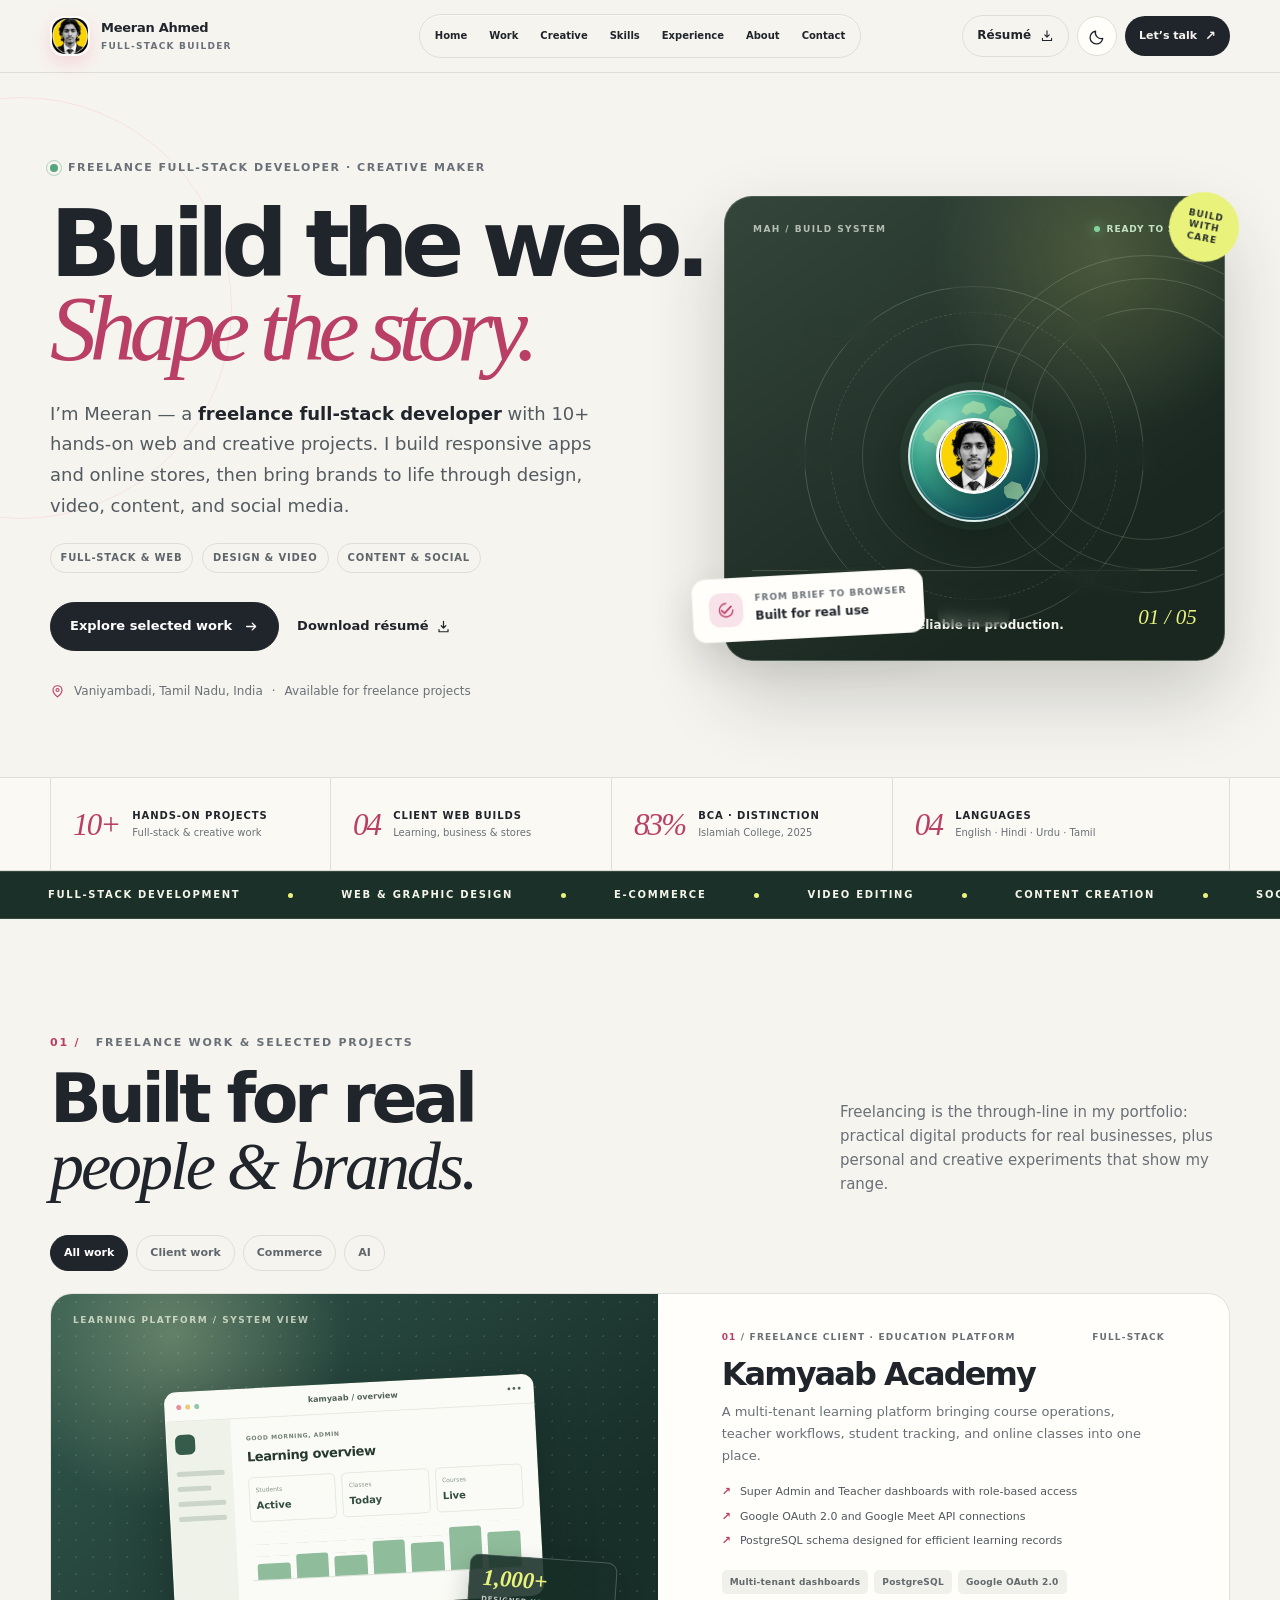
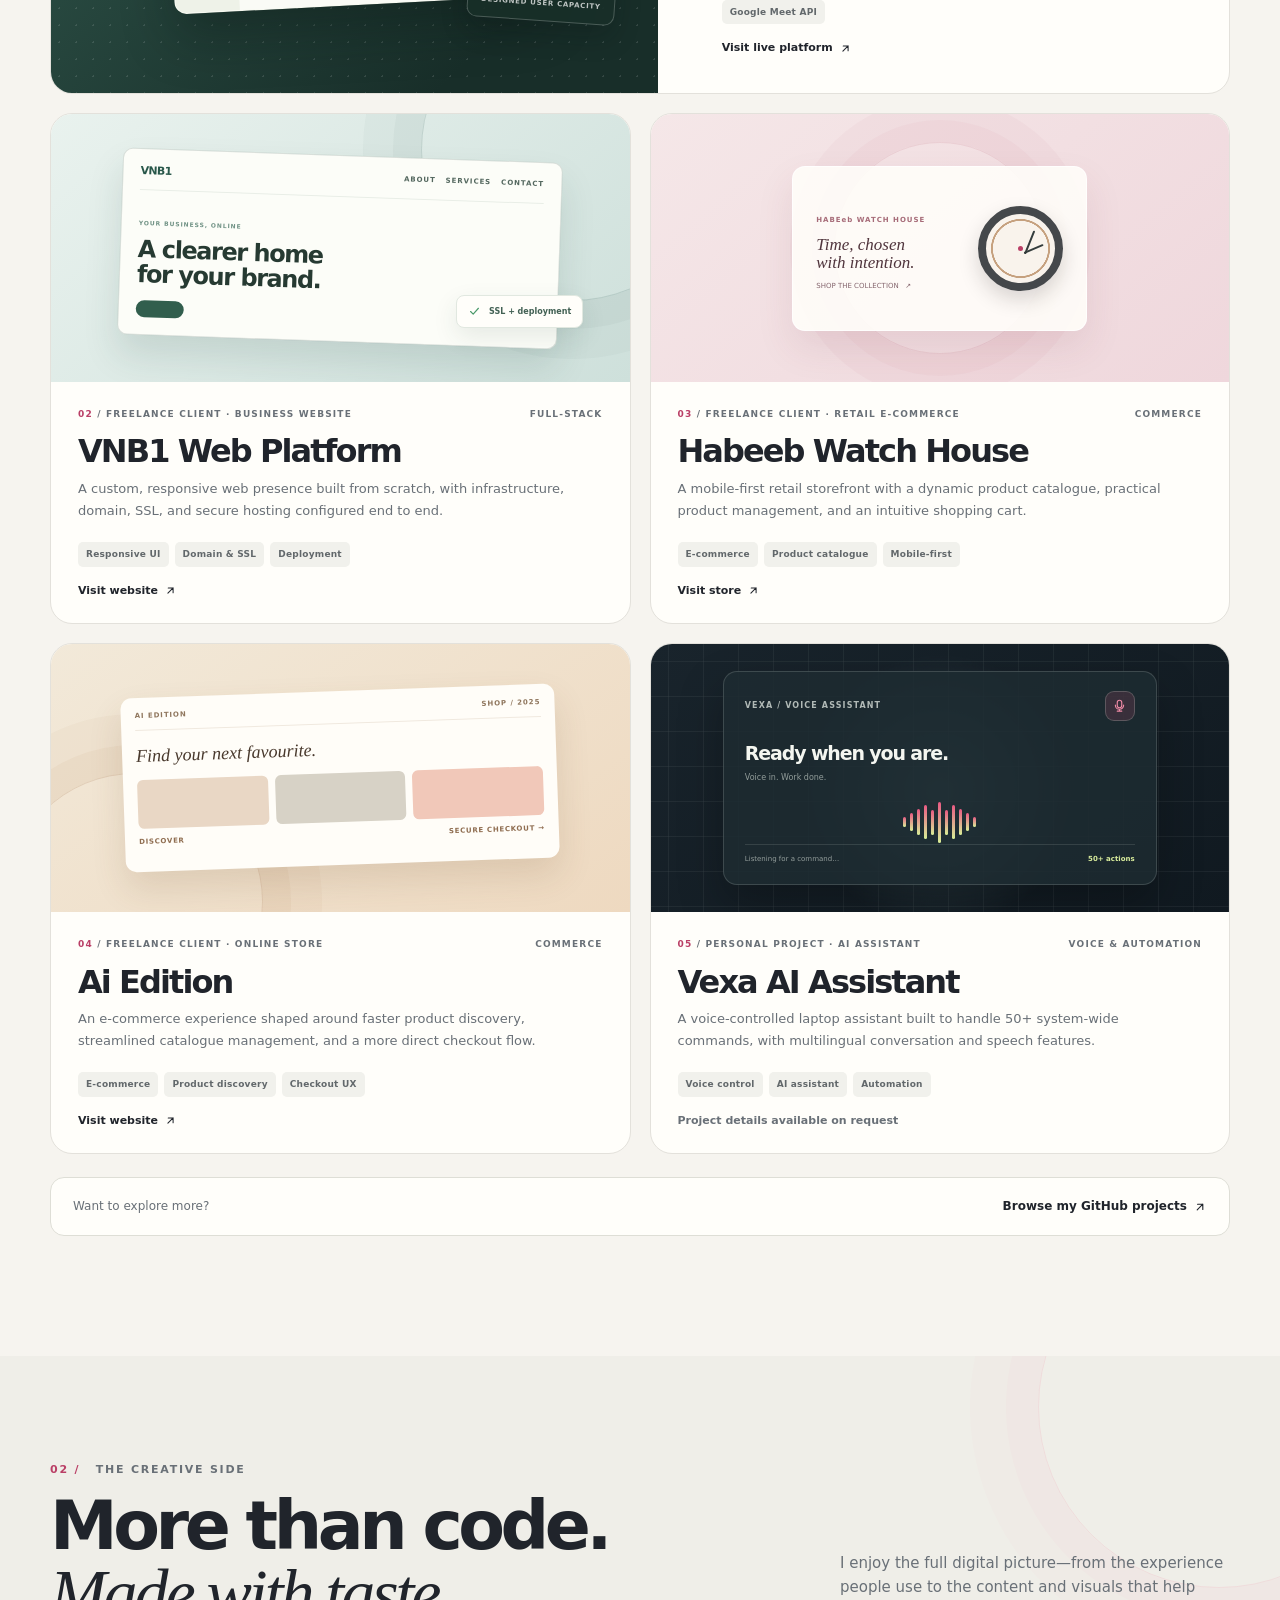
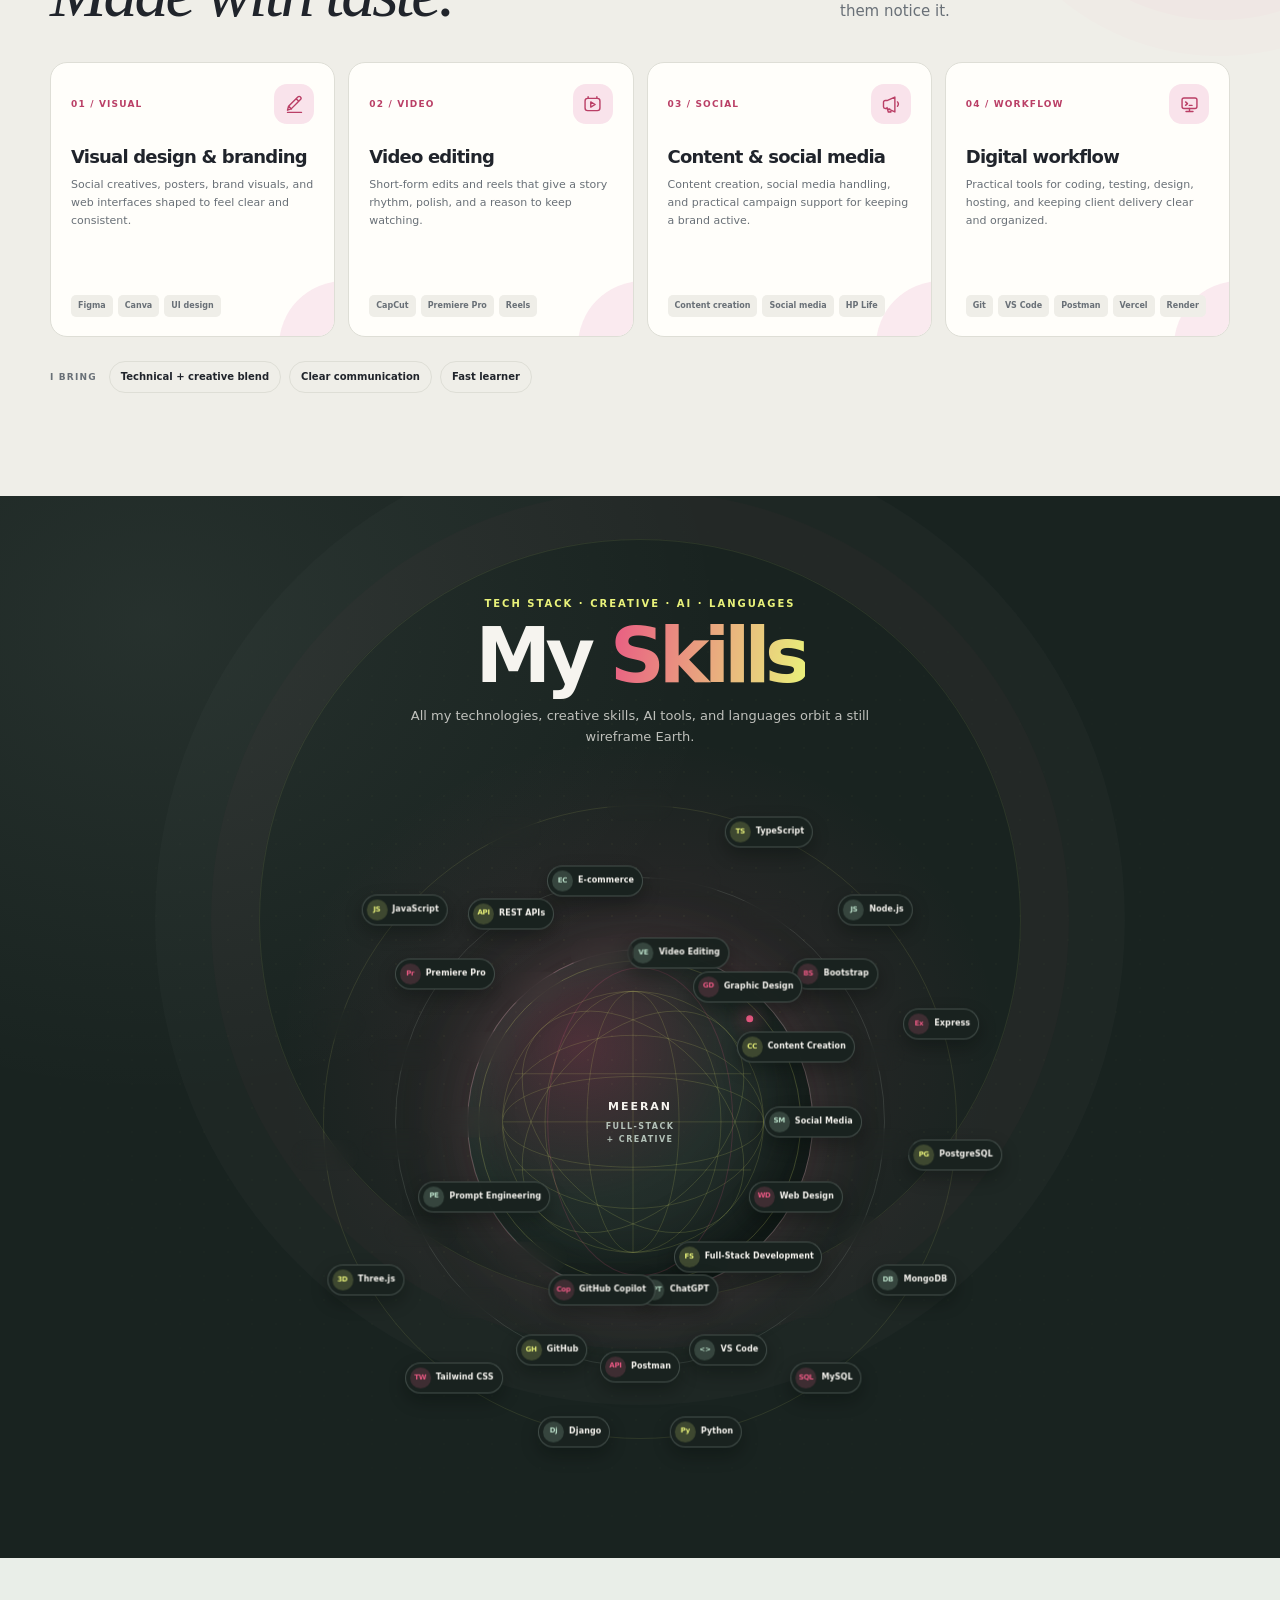
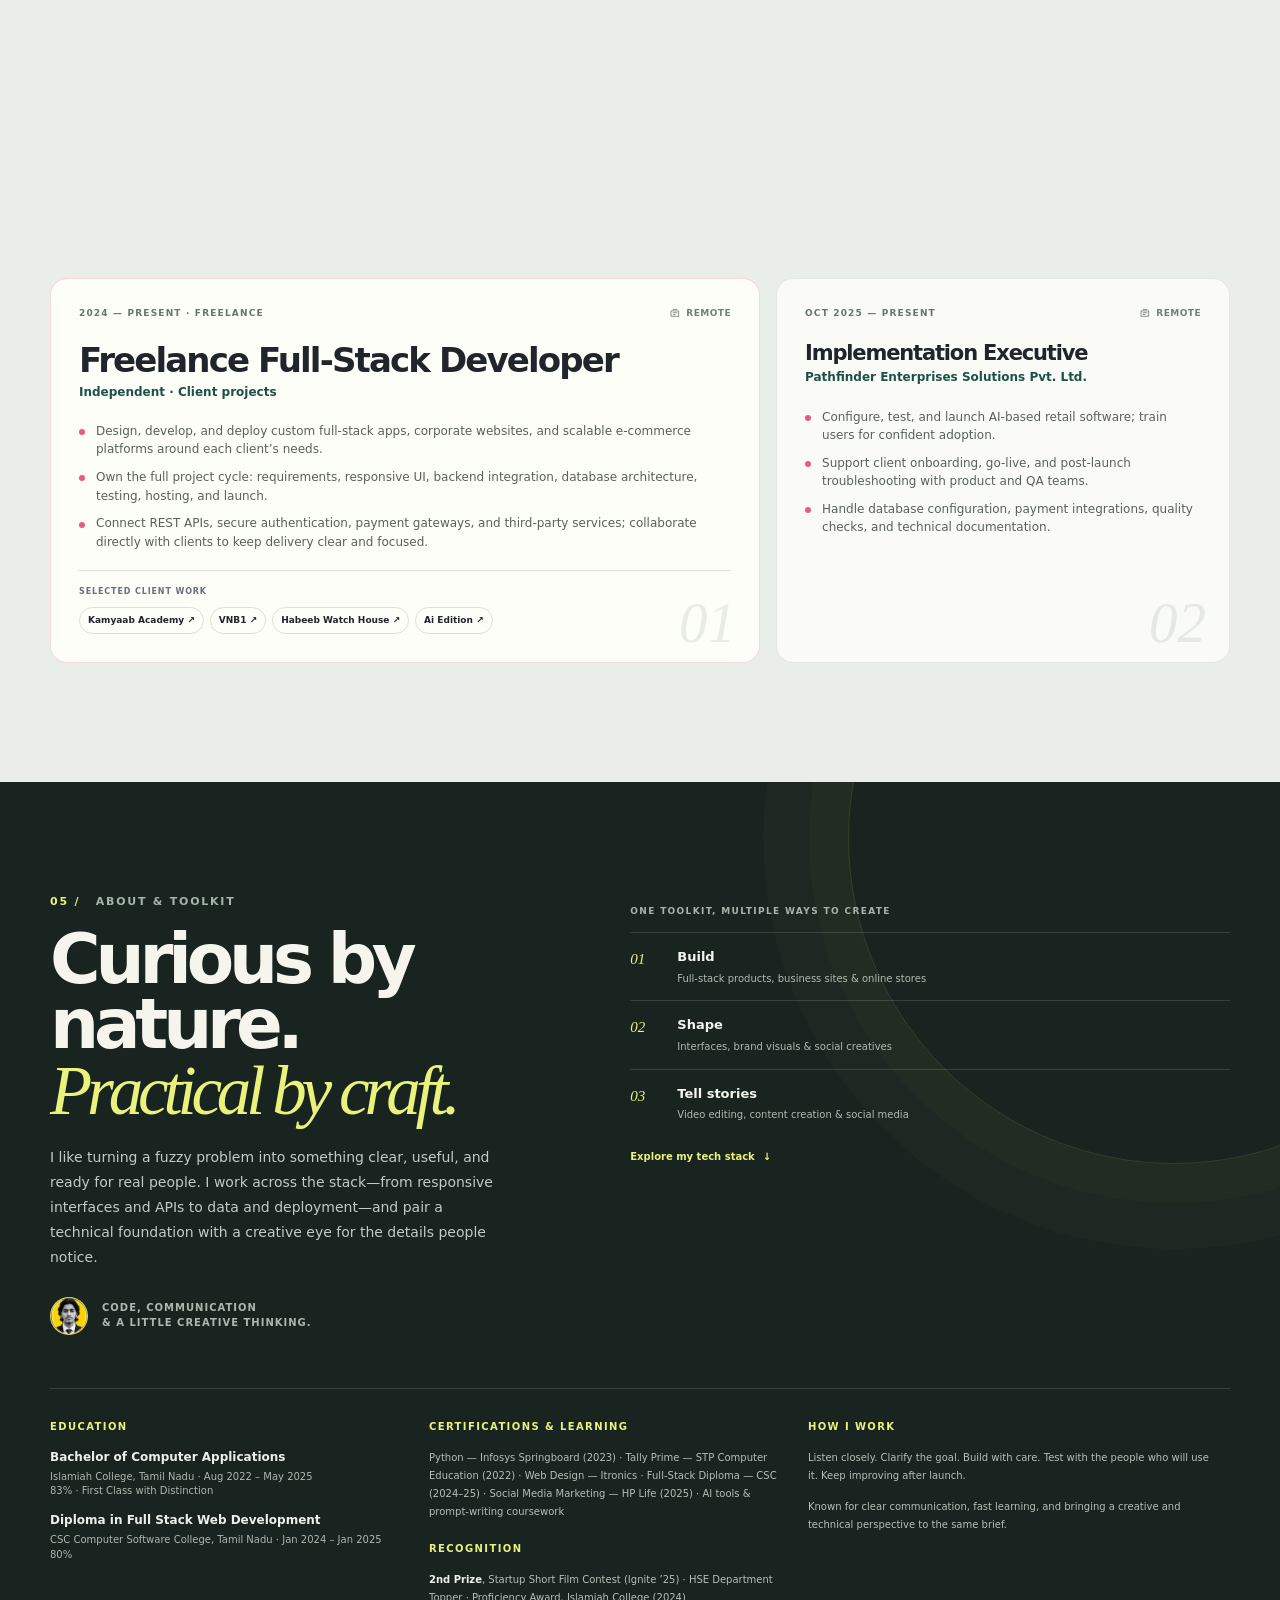
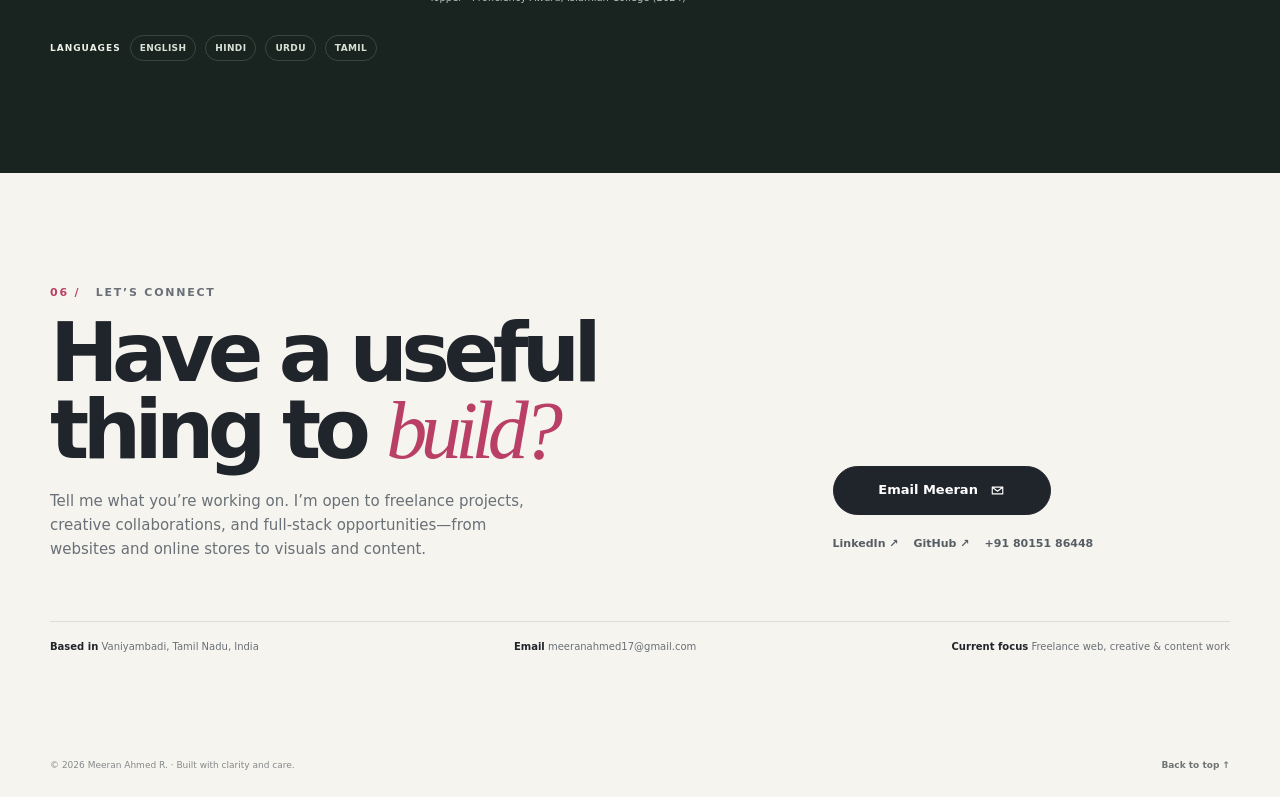
<file: index.html>
<!doctype html>
<html lang="en">
<head>
  <meta charset="utf-8">
  <meta name="viewport" content="width=device-width, initial-scale=1">
  <meta name="theme-color" content="#f6f4ef">
  <meta name="description" content="Meeran Ahmed R. is a freelance full-stack developer and creative maker building web products, commerce experiences, visual content, and social media work.">
  <title>Meeran Ahmed R. — Freelance Developer &amp; Creative</title>
  <link rel="icon" type="image/jpeg" href="assets/meeran-avatar.jpg">
  <script>
    (() => {
      try {
        const saved = localStorage.getItem('meeran-theme');
        const prefersDark = window.matchMedia && window.matchMedia('(prefers-color-scheme: dark)').matches;
        if (saved === 'dark' || (!saved && prefersDark)) document.documentElement.dataset.theme = 'dark';
        if ('IntersectionObserver' in window && !(window.matchMedia && window.matchMedia('(prefers-reduced-motion: reduce)').matches)) document.documentElement.classList.add('motion-ready');
      } catch (_) { /* Theme preference storage can be unavailable in private browsing. */ }
    })();
  </script>
  <style>
    :root {
      --paper: #f6f4ef;
      --paper-2: #efeee8;
      --white: #fffefa;
      --ink: #20242b;
      --ink-2: #363d43;
      --muted: #697077;
      --line: #deded6;
      --pink: #e95983;
      --pink-dark: #ba3f66;
      --pink-soft: #f9e3eb;
      --green: #d8eadf;
      --green-ink: #1c5146;
      --lime: #e9f27a;
      --dark: #192320;
      --dark-2: #23312c;
      --serif: Georgia, 'Times New Roman', serif;
      --sans: 'Aptos', 'Segoe UI', system-ui, -apple-system, BlinkMacSystemFont, sans-serif;
      --max: 1180px;
      --radius: 22px;
      --shadow: 0 24px 70px rgba(31, 38, 36, .09);
    }

    * { box-sizing: border-box; }
    html { scroll-behavior: smooth; scroll-padding-top: 92px; }
    body {
      margin: 0;
      background: var(--paper);
      color: var(--ink);
      font-family: var(--sans);
      font-size: 16px;
      line-height: 1.6;
      -webkit-font-smoothing: antialiased;
    }
    body, button, a { -webkit-tap-highlight-color: transparent; }
    a { color: inherit; }
    button { font: inherit; }
    img, svg { max-width: 100%; }
    ::selection { background: var(--pink); color: white; }
    .shell { width: min(var(--max), calc(100% - 64px)); margin-inline: auto; }
    .skip-link {
      position: fixed; z-index: 100; left: 16px; top: 12px; transform: translateY(-160%);
      padding: 10px 14px; border-radius: 8px; background: var(--ink); color: white;
    }
    .skip-link:focus { transform: translateY(0); }
    :focus-visible { outline: 3px solid var(--pink); outline-offset: 4px; }
    .eyebrow {
      margin: 0; color: var(--muted); font-size: 11px; font-weight: 800; letter-spacing: .16em;
      line-height: 1.4; text-transform: uppercase;
    }
    .eyebrow .num { color: var(--pink-dark); margin-right: 10px; }
    .serif-accent { font-family: var(--serif); font-weight: 400; font-style: italic; letter-spacing: -.045em; }
    .section-title {
      margin: 14px 0 0; font-size: clamp(40px, 6vw, 68px); letter-spacing: -.065em; line-height: .99;
      font-weight: 720;
    }
    .section-lead { max-width: 390px; margin: 0; color: var(--muted); font-size: 15px; }
    .site-header {
      position: sticky; z-index: 50; top: 0; background: rgba(246, 244, 239, .9); border-bottom: 1px solid rgba(222, 222, 214, .78);
      backdrop-filter: blur(16px); -webkit-backdrop-filter: blur(16px);
    }
    .header-inner { display: flex; min-height: 78px; align-items: center; justify-content: space-between; gap: 28px; }
    .brand { display: inline-flex; align-items: center; gap: 11px; text-decoration: none; flex: 0 0 auto; }
    .brand-mark {
      display: grid; width: 40px; height: 40px; place-items: center; border-radius: 13px; background: var(--pink); color: white;
      font-size: 20px; font-weight: 800; letter-spacing: -.08em; box-shadow: 0 7px 18px rgba(233, 89, 131, .2);
    }
    .brand-copy { display: grid; line-height: 1.12; }
    .brand-copy strong { font-size: 13px; font-weight: 800; letter-spacing: -.02em; }
    .brand-copy small { margin-top: 5px; color: var(--muted); font-size: 9px; font-weight: 800; letter-spacing: .14em; }
    .nav-links { display: flex; align-items: center; justify-content: center; gap: clamp(19px, 3vw, 38px); margin-left: auto; }
    .nav-links a {
      color: #525960; font-size: 13px; font-weight: 650; text-decoration: none; transition: color .2s ease;
    }
    .nav-links a:hover { color: var(--pink-dark); }
    .nav-resume {
      display: inline-flex; align-items: center; gap: 9px; padding: 10px 14px; border: 1px solid var(--line); border-radius: 999px;
      color: var(--ink); font-size: 12px; font-weight: 750; text-decoration: none; transition: .2s ease;
    }
    .nav-resume:hover { background: var(--ink); color: white; border-color: var(--ink); }
    .nav-resume svg { width: 14px; height: 14px; }
    .menu-toggle { display: none; border: 0; background: transparent; color: var(--ink); padding: 8px; cursor: pointer; }

    .hero-section { position: relative; overflow: hidden; padding: 76px 0 55px; }
    .hero-section::before {
      content: ''; position: absolute; top: 24px; left: -190px; width: 420px; height: 420px; border: 1px solid rgba(233, 89, 131, .12);
      border-radius: 50%; pointer-events: none;
    }
    .hero-grid { position: relative; display: grid; grid-template-columns: minmax(0, 1.03fr) minmax(380px, .97fr); align-items: center; gap: clamp(48px, 8vw, 105px); }
    .hero-copy { position: relative; z-index: 2; padding: 10px 0 21px; }
    .hero-kicker { display: flex; align-items: center; gap: 10px; margin-bottom: 25px; color: var(--muted); font-size: 11px; font-weight: 800; letter-spacing: .14em; text-transform: uppercase; }
    .status-dot { position: relative; display: inline-block; width: 8px; height: 8px; flex: 0 0 8px; border-radius: 50%; background: #55a57e; }
    .status-dot::after { content: ''; position: absolute; inset: -4px; border: 1px solid rgba(85, 165, 126, .42); border-radius: 50%; }
    .hero-title { max-width: 700px; margin: 0; font-size: clamp(58px, 7.3vw, 94px); font-weight: 740; letter-spacing: -.082em; line-height: .9; }
    .hero-title .line { display: block; white-space: nowrap; }
    .hero-title em { color: var(--pink-dark); font-family: var(--serif); font-weight: 400; letter-spacing: -.075em; }
    .hero-intro { max-width: 545px; margin: 28px 0 0; color: #535b61; font-size: clamp(16px, 1.65vw, 18px); line-height: 1.7; }
    .hero-intro strong { color: var(--ink); font-weight: 720; }
    .hero-tags { display: flex; flex-wrap: wrap; gap: 8px; margin-top: 22px; }
    .hero-tags span { padding: 6px 10px; border: 1px solid #deddd6; border-radius: 999px; color: #5e656b; font-size: 10px; font-weight: 750; letter-spacing: .08em; text-transform: uppercase; }
    .hero-actions { display: flex; flex-wrap: wrap; align-items: center; gap: 18px; margin-top: 29px; }
    .button-primary {
      display: inline-flex; align-items: center; justify-content: center; gap: 12px; min-height: 49px; padding: 0 19px; border: 1px solid var(--ink);
      border-radius: 999px; background: var(--ink); color: white; font-size: 13px; font-weight: 750; text-decoration: none; transition: transform .2s ease, background .2s ease, box-shadow .2s ease;
    }
    .button-primary:hover { transform: translateY(-2px); background: var(--pink-dark); border-color: var(--pink-dark); box-shadow: 0 12px 24px rgba(186, 63, 102, .19); }
    .button-primary svg { width: 15px; height: 15px; transition: transform .2s ease; }
    .button-primary:hover svg { transform: translateX(3px); }
    .text-link { display: inline-flex; align-items: center; gap: 7px; color: var(--ink); font-size: 13px; font-weight: 750; text-decoration: none; }
    .text-link:hover { color: var(--pink-dark); }
    .text-link svg { width: 15px; height: 15px; }
    .hero-location { display: flex; align-items: center; gap: 9px; margin-top: 31px; color: var(--muted); font-size: 12px; }
    .hero-location svg { width: 15px; height: 15px; color: var(--pink-dark); }

    .hero-visual { position: relative; min-height: 495px; isolation: isolate; }
    .visual-board {
      position: absolute; inset: 8px 5px 22px 17px; overflow: hidden; border: 1px solid rgba(255,255,255,.2); border-radius: 28px;
      background: radial-gradient(ellipse at 76% 13%, rgba(233, 242, 122, .19), transparent 32%), linear-gradient(145deg, #34463c, #192720 75%);
      box-shadow: 0 34px 78px rgba(25, 35, 31, .2);
    }
    .visual-board::before { content: ''; position: absolute; inset: 0; opacity: .14; background-image: radial-gradient(rgba(255,255,255,.6) .7px, transparent .7px); background-size: 16px 16px; mask-image: linear-gradient(125deg, #000, transparent 85%); }
    .visual-ring { position: absolute; z-index: 0; width: 338px; aspect-ratio: 1; right: -92px; top: 58px; border: 1px solid rgba(235, 244, 218, .17); border-radius: 50%; }
    .visual-ring::before, .visual-ring::after { content: ''; position: absolute; inset: 22px; border: 1px solid rgba(235, 244, 218, .16); border-radius: 50%; }
    .visual-ring::after { inset: 52px; }
    .visual-top { position: relative; z-index: 1; display: flex; justify-content: space-between; align-items: center; padding: 25px 28px; color: rgba(242,246,235,.69); font-size: 9px; font-weight: 800; letter-spacing: .16em; }
    .visual-top .live { display: flex; align-items: center; gap: 7px; color: #c3e5c3; letter-spacing: .1em; }
    .visual-top .live::before { content: ''; width: 6px; height: 6px; border-radius: 50%; background: #83d39d; box-shadow: 0 0 12px #83d39d; }
    .visual-center { position: absolute; inset: 89px 0 77px; display: grid; place-items: center; }
    .orbit { position: relative; width: 295px; height: 295px; border: 1px solid rgba(236,244,226,.19); border-radius: 50%; }
    .orbit::before, .orbit::after { content: ''; position: absolute; border: 1px solid rgba(236,244,226,.15); border-radius: 50%; }
    .orbit::before { inset: 25px; }
    .orbit::after { inset: 57px; }
    .orbit-core {
      position: absolute; z-index: 3; top: 50%; left: 50%; display: grid; width: 98px; height: 98px; place-items: center; transform: translate(-50%,-50%);
      border: 1px solid rgba(255,255,255,.65); border-radius: 29px; background: linear-gradient(145deg, #f4dce1, #ef8ba4); color: #54293b; font-size: 49px; font-weight: 850; letter-spacing: -.13em; box-shadow: 0 18px 48px rgba(8,20,14,.4);
    }
    .orbit-core span { transform: translateX(-3px); }
    .orbit-label { position: absolute; z-index: 4; display: inline-flex; align-items: center; gap: 7px; padding: 9px 11px; border: 1px solid rgba(240,244,230,.2); border-radius: 10px; background: rgba(31,49,39,.92); color: #f1f4e7; font-size: 9px; font-weight: 800; letter-spacing: .13em; box-shadow: 0 9px 23px rgba(0,0,0,.18); }
    .orbit-label::before { content: ''; width: 6px; height: 6px; border-radius: 50%; background: var(--lime); }
    .orbit-label.ui { left: -15px; top: 53px; }
    .orbit-label.api { right: -21px; top: 88px; }
    .orbit-label.data { right: 10px; bottom: 30px; }
    .orbit-label.ship { left: -30px; bottom: 57px; }
    .visual-bottom { position: absolute; z-index: 2; right: 27px; bottom: 25px; left: 27px; display: flex; align-items: end; justify-content: space-between; border-top: 1px solid rgba(238,242,229,.18); padding-top: 15px; }
    .visual-bottom small { color: rgba(242,246,235,.57); font-size: 9px; font-weight: 750; letter-spacing: .14em; text-transform: uppercase; }
    .visual-bottom strong { display: block; margin-top: 4px; color: #f4f5ed; font-size: 12px; letter-spacing: .01em; }
    .visual-index { color: var(--lime); font-family: var(--serif); font-size: 21px; font-style: italic; }
    .floating-note {
      position: absolute; z-index: 3; left: -15px; bottom: 45px; display: flex; align-items: center; gap: 12px; padding: 13px 16px; border: 1px solid rgba(32,36,43,.06); border-radius: 14px;
      background: var(--white); box-shadow: 0 15px 42px rgba(35,42,38,.14); transform: rotate(-3deg);
    }
    .note-icon { display: grid; width: 34px; height: 34px; place-items: center; border-radius: 11px; background: var(--pink-soft); color: var(--pink-dark); }
    .note-icon svg { width: 18px; height: 18px; }
    .floating-note small { display: block; color: var(--muted); font-size: 9px; font-weight: 750; letter-spacing: .1em; text-transform: uppercase; }
    .floating-note strong { display: block; margin-top: 2px; font-size: 12px; }
    .tiny-sticker { position: absolute; top: 4px; right: -9px; z-index: 4; display: grid; width: 70px; height: 70px; place-items: center; transform: rotate(11deg); border-radius: 50%; background: var(--lime); color: #28302b; text-align: center; font-size: 9px; font-weight: 850; letter-spacing: .11em; line-height: 1.25; }

    .proof-strip { position: relative; border-top: 1px solid var(--line); border-bottom: 1px solid var(--line); background: rgba(255,254,250,.45); }
    .proof-inner { display: grid; grid-template-columns: 1fr 1fr 1fr 1.2fr; }
    .proof-item { min-height: 92px; display: flex; align-items: center; gap: 13px; padding: 17px 22px; border-right: 1px solid var(--line); }
    .proof-item:first-child { border-left: 1px solid var(--line); }
    .proof-num { color: var(--pink-dark); font-family: var(--serif); font-size: 31px; font-style: italic; letter-spacing: -.06em; white-space: nowrap; }
    .proof-label { display: block; color: var(--ink); font-size: 10px; font-weight: 800; letter-spacing: .09em; line-height: 1.35; text-transform: uppercase; }
    .proof-note { display: block; margin-top: 4px; color: var(--muted); font-size: 10px; line-height: 1.35; }

    .work-section { padding: 116px 0 120px; }
    .section-heading { display: flex; align-items: end; justify-content: space-between; gap: 40px; margin-bottom: 35px; }
    .section-heading .section-lead { padding-bottom: 4px; }
    .filters { display: flex; flex-wrap: wrap; align-items: center; gap: 8px; margin-bottom: 22px; }
    .filter-btn { padding: 8px 13px; border: 1px solid var(--line); border-radius: 999px; background: transparent; color: #60676c; cursor: pointer; font-size: 11px; font-weight: 750; transition: .18s ease; }
    .filter-btn:hover, .filter-btn[aria-pressed="true"] { border-color: var(--ink); background: var(--ink); color: white; }
    .projects-grid { display: grid; grid-template-columns: repeat(2, minmax(0,1fr)); gap: 19px; align-items: stretch; }
    .project-card { overflow: hidden; min-width: 0; border: 1px solid #e3e1db; border-radius: var(--radius); background: var(--white); transition: box-shadow .22s ease, transform .22s ease; }
    .project-card:hover { transform: translateY(-4px); box-shadow: var(--shadow); }
    .project-card[hidden] { display: none !important; }
    .project-card.featured { grid-column: 1 / -1; display: grid; grid-template-columns: 1.03fr .97fr; }
    .project-art { position: relative; overflow: hidden; min-height: 268px; isolation: isolate; }
    .featured .project-art { min-height: 375px; }
    .project-content { display: flex; flex-direction: column; align-items: flex-start; padding: 25px 27px 24px; }
    .featured .project-content { justify-content: center; padding: 36px clamp(28px, 5vw, 66px); }
    .project-meta { display: flex; width: 100%; align-items: center; justify-content: space-between; gap: 12px; color: var(--muted); font-size: 9px; font-weight: 800; letter-spacing: .13em; text-transform: uppercase; }
    .project-meta .project-count { color: var(--pink-dark); }
    .project-title { margin: 13px 0 9px; font-size: clamp(23px, 3vw, 32px); font-weight: 740; letter-spacing: -.06em; line-height: 1.08; }
    .project-title a { text-decoration: none; text-decoration-color: var(--pink); text-underline-offset: 4px; }
    .project-title a:hover { color: var(--pink-dark); text-decoration: underline; }
    .project-description { max-width: 490px; margin: 0; color: var(--muted); font-size: 13px; line-height: 1.7; }
    .project-points { display: grid; gap: 8px; margin: 17px 0 0; padding: 0; list-style: none; }
    .project-points li { display: flex; align-items: flex-start; gap: 9px; color: #4f575d; font-size: 11px; line-height: 1.5; }
    .project-points li::before { content: '↗'; color: var(--pink-dark); font-weight: 800; }
    .tag-row { display: flex; flex-wrap: wrap; gap: 6px; margin-top: auto; padding-top: 20px; }
    .tag { padding: 5px 8px; border-radius: 5px; background: #f1f1ec; color: #62686b; font-size: 9px; font-weight: 750; letter-spacing: .025em; }
    .project-visit { display: inline-flex; align-items: center; gap: 6px; margin-top: 15px; color: var(--ink); font-size: 11px; font-weight: 800; text-decoration: none; }
    .project-visit:hover { color: var(--pink-dark); }
    .project-visit svg { width: 13px; height: 13px; }
    .project-visit.muted { color: var(--muted); cursor: default; }

    /* CSS-drawn project previews: deliberately illustrative, not screenshots. */
    .art-kamyaab { display: grid; place-items: center; background: radial-gradient(circle at 20% 10%, rgba(228,241,183,.3), transparent 29%), linear-gradient(135deg, #31584d, #182e29 78%); }
    .art-kamyaab::before { content: ''; position: absolute; inset: 0; opacity: .12; background-image: radial-gradient(#fff 1px, transparent 1px); background-size: 17px 17px; }
    .art-caption { position: absolute; z-index: 2; top: 19px; left: 22px; color: rgba(242,247,228,.73); font-size: 9px; font-weight: 850; letter-spacing: .17em; text-transform: uppercase; }
    .dash-window { position: relative; z-index: 1; width: min(78%, 370px); overflow: hidden; border: 1px solid rgba(246,249,238,.62); border-radius: 12px; background: #fafbf6; box-shadow: 0 23px 50px rgba(9,20,17,.34); transform: rotate(-3deg); }
    .window-bar { display: flex; align-items: center; justify-content: space-between; height: 29px; padding: 0 11px; border-bottom: 1px solid #e6e9e0; color: #536259; font-size: 8px; font-weight: 800; }
    .window-dots { display: flex; gap: 4px; }
    .window-dots i { display: block; width: 5px; height: 5px; border-radius: 50%; background: #e98e9f; }
    .window-dots i:nth-child(2) { background: #e9ca78; }
    .window-dots i:nth-child(3) { background: #91c6a6; }
    .dash-body { display: grid; grid-template-columns: 64px 1fr; min-height: 191px; }
    .dash-side { padding: 13px 8px; background: #eef2e8; }
    .dash-brand { width: 20px; height: 20px; margin-bottom: 17px; border-radius: 6px; background: #355b4b; }
    .dash-side i { display: block; height: 5px; margin: 10px 0; border-radius: 5px; background: #cbd5c8; }
    .dash-side i:nth-child(3) { width: 70%; }
    .dash-main { padding: 15px 15px 12px; }
    .dash-greeting { color: #748177; font-size: 6px; font-weight: 800; letter-spacing: .1em; }
    .dash-heading { margin: 4px 0 10px; color: #263930; font-size: 13px; font-weight: 800; letter-spacing: -.03em; }
    .dash-stats { display: grid; grid-template-columns: repeat(3, 1fr); gap: 6px; }
    .dash-stat { padding: 7px 6px; border: 1px solid #e4e9df; border-radius: 5px; }
    .dash-stat small { display: block; color: #8b968c; font-size: 6px; }
    .dash-stat b { display: block; margin-top: 3px; color: #324d3f; font-size: 10px; }
    .dash-chart { display: flex; align-items: end; gap: 6px; height: 48px; margin-top: 11px; padding: 0 5px; border-bottom: 1px solid #dce4da; background: repeating-linear-gradient(to bottom, transparent, transparent 11px, #e9ede5 12px); }
    .dash-chart i { flex: 1; border-radius: 3px 3px 0 0; background: #8fbc9b; }
    .dash-chart i:nth-child(1) { height: 33%; }.dash-chart i:nth-child(2) { height: 52%; }.dash-chart i:nth-child(3) { height: 43%; }.dash-chart i:nth-child(4) { height: 70%; }.dash-chart i:nth-child(5) { height: 61%; }.dash-chart i:nth-child(6) { height: 91%; }.dash-chart i:nth-child(7) { height: 76%; }
    .capacity-bubble { position: absolute; right: 7%; bottom: 18%; z-index: 2; padding: 11px 13px; border: 1px solid rgba(255,255,255,.22); border-radius: 10px; background: rgba(24,47,40,.88); color: white; box-shadow: 0 12px 26px rgba(8,20,16,.22); transform: rotate(4deg); }
    .capacity-bubble strong { display: block; color: var(--lime); font-family: var(--serif); font-size: 23px; font-style: italic; line-height: 1; }
    .capacity-bubble span { display: block; margin-top: 5px; color: rgba(255,255,255,.72); font-size: 7px; font-weight: 800; letter-spacing: .1em; text-transform: uppercase; }

    .art-vnb { display: grid; place-items: center; background: linear-gradient(138deg, #e9f2ee, #cee0db); }
    .art-vnb::before { content: ''; position: absolute; width: 300px; height: 300px; right: -93px; top: -115px; border: 1px solid rgba(30,75,66,.15); border-radius: 50%; box-shadow: 0 0 0 28px rgba(30,75,66,.035), 0 0 0 58px rgba(30,75,66,.03); }
    .vnb-browser { position: relative; z-index: 1; width: 76%; min-height: 173px; padding: 13px 17px 17px; border: 1px solid rgba(31,73,62,.16); border-radius: 10px; background: #fcfdf8; box-shadow: 0 20px 35px rgba(32,69,60,.13); transform: rotate(2deg); }
    .vnb-top { display: flex; align-items: center; justify-content: space-between; border-bottom: 1px solid #e9eee7; padding-bottom: 9px; color: #53675e; font-size: 7px; font-weight: 850; letter-spacing: .13em; }
    .vnb-mark { color: #28574a; font-size: 11px; font-weight: 900; letter-spacing: -.06em; }
    .vnb-copy { margin-top: 17px; }
    .vnb-copy small { color: #719386; font-size: 6px; font-weight: 850; letter-spacing: .15em; }
    .vnb-copy strong { display: block; max-width: 205px; margin-top: 5px; color: #263a32; font-size: clamp(15px, 2vw, 24px); letter-spacing: -.06em; line-height: 1.05; }
    .vnb-copy i { display: block; width: 48px; height: 17px; margin-top: 12px; border-radius: 99px; background: #315e4d; }
    .vnb-floating { position: absolute; z-index: 2; right: 8%; bottom: 20%; display: flex; align-items: center; gap: 8px; padding: 9px 11px; border: 1px solid #e1e8e0; border-radius: 8px; background: #fffefa; color: #426154; font-size: 8px; font-weight: 800; box-shadow: 0 9px 24px rgba(39,68,58,.1); }
    .vnb-floating svg { width: 13px; height: 13px; color: #4b9a6b; }

    .art-watch { display: grid; place-items: center; background: linear-gradient(140deg, #f5e7e8, #efd7dc); }
    .art-watch::before { content: ''; position: absolute; width: 210px; height: 210px; border: 1px solid rgba(174,76,99,.13); border-radius: 50%; box-shadow: 0 0 0 22px rgba(174,76,99,.04), 0 0 0 44px rgba(174,76,99,.035); }
    .watch-product { position: relative; z-index: 1; display: flex; width: min(72%, 295px); min-height: 165px; align-items: center; justify-content: space-between; gap: 20px; padding: 20px 23px; border: 1px solid rgba(255,255,255,.75); border-radius: 13px; background: rgba(255,254,250,.88); box-shadow: 0 17px 37px rgba(113,52,68,.1); }
    .watch-copy small { color: #a66b78; font-size: 7px; font-weight: 850; letter-spacing: .14em; }
    .watch-copy strong { display: block; margin-top: 7px; color: #50353d; font-family: var(--serif); font-size: 17px; font-weight: 400; font-style: italic; line-height: 1.05; }
    .watch-copy span { display: block; margin-top: 9px; color: #85666e; font-size: 7px; }
    .watch-face { position: relative; display: grid; width: 85px; height: 85px; flex: 0 0 85px; place-items: center; border: 8px solid #45484b; border-radius: 50%; background: radial-gradient(circle, #f9f3ec 0 56%, #c6a17f 57% 60%, #f9f3ec 61%); box-shadow: 0 9px 20px rgba(37,31,31,.17); }
    .watch-face::before { content: ''; position: absolute; top: 15px; left: 38px; width: 2px; height: 25px; border-radius: 2px; background: #343c3c; transform-origin: bottom; transform: rotate(22deg); }
    .watch-face::after { content: ''; position: absolute; top: 38px; left: 38px; width: 21px; height: 2px; border-radius: 2px; background: #343c3c; transform-origin: left; transform: rotate(-23deg); }
    .watch-face i { position: absolute; width: 5px; height: 5px; border-radius: 50%; background: var(--pink-dark); }

    .art-edition { display: grid; place-items: center; background: linear-gradient(145deg, #f2e9d9, #eed9c0); }
    .art-edition::before { content: ''; position: absolute; left: -45px; bottom: -118px; width: 255px; height: 255px; border: 1px solid rgba(151,93,48,.17); border-radius: 50%; box-shadow: 0 0 0 28px rgba(151,93,48,.05), 0 0 0 59px rgba(151,93,48,.035); }
    .edition-window { position: relative; z-index: 1; width: 75%; min-height: 174px; padding: 13px 14px; border-radius: 11px; background: #fffdf8; box-shadow: 0 17px 34px rgba(104,69,36,.14); transform: rotate(-2deg); }
    .edition-top { display: flex; justify-content: space-between; border-bottom: 1px solid #f0e9df; padding-bottom: 8px; color: #8f765d; font-size: 7px; font-weight: 850; letter-spacing: .13em; }
    .edition-title { margin-top: 11px; color: #48382c; font-family: var(--serif); font-size: 18px; font-style: italic; }
    .edition-products { display: grid; grid-template-columns: repeat(3, 1fr); gap: 7px; margin-top: 9px; }
    .edition-products span { height: 49px; border-radius: 6px; background: #e9d7c5; }
    .edition-products span:nth-child(2) { background: #d7d2c6; }.edition-products span:nth-child(3) { background: #f1c8b9; }
    .edition-checkout { display: flex; justify-content: space-between; margin-top: 8px; color: #8f6d50; font-size: 7px; font-weight: 850; letter-spacing: .1em; }

    .art-vexa { display: grid; place-items: center; background: radial-gradient(circle at 50% 55%, #354a50, transparent 42%), linear-gradient(145deg, #19242c, #101920); }
    .art-vexa::before { content: ''; position: absolute; inset: 0; opacity: .16; background: linear-gradient(90deg, transparent 49.7%, rgba(235,242,236,.36) 50%, transparent 50.3%), linear-gradient(transparent 49.7%, rgba(235,242,236,.36) 50%, transparent 50.3%); background-size: 35px 35px; }
    .vexa-console { position: relative; z-index: 1; width: 75%; padding: 19px 21px; border: 1px solid rgba(233,242,235,.16); border-radius: 14px; background: rgba(30,44,50,.86); box-shadow: 0 20px 45px rgba(0,0,0,.26); }
    .vexa-header { display: flex; align-items: center; justify-content: space-between; color: rgba(235,242,236,.72); font-size: 8px; font-weight: 850; letter-spacing: .14em; }
    .vexa-icon { display: grid; width: 30px; height: 30px; place-items: center; border: 1px solid rgba(234,242,236,.2); border-radius: 9px; background: rgba(233,89,131,.15); color: #f08ba7; }
    .vexa-icon svg { width: 15px; height: 15px; }
    .vexa-title { margin: 17px 0 4px; color: #f4f6f0; font-size: 19px; font-weight: 740; letter-spacing: -.06em; }
    .vexa-sub { color: rgba(231,240,231,.58); font-size: 8px; }
    .waveform { display: flex; height: 44px; align-items: center; justify-content: center; gap: 4px; margin-top: 15px; }
    .waveform i { width: 3px; border-radius: 4px; background: linear-gradient(var(--pink), #d8ef97); }
    .waveform i:nth-child(1), .waveform i:nth-child(11) { height: 10px; }.waveform i:nth-child(2), .waveform i:nth-child(10) { height: 18px; }.waveform i:nth-child(3), .waveform i:nth-child(9) { height: 26px; }.waveform i:nth-child(4), .waveform i:nth-child(8) { height: 34px; }.waveform i:nth-child(5), .waveform i:nth-child(7) { height: 25px; }.waveform i:nth-child(6) { height: 41px; }
    .vexa-command { display: flex; justify-content: space-between; padding-top: 9px; border-top: 1px solid rgba(234,242,236,.12); color: rgba(231,240,231,.59); font-size: 7px; }
    .vexa-command strong { color: #d9ed9c; font-weight: 750; }

    .experience-section { padding: 112px 0 119px; background: #e9eee8; }
    .experience-head { display: grid; grid-template-columns: 1.1fr .9fr; align-items: end; gap: 45px; margin-bottom: 43px; }
    .experience-head .section-title { max-width: 620px; }
    .experience-head .section-lead { max-width: 420px; padding-bottom: 3px; }
    .experience-grid { display: grid; grid-template-columns: 1fr 1fr; gap: 16px; }
    .role-card { position: relative; padding: 27px 28px 28px; border: 1px solid rgba(33,59,50,.1); border-radius: 17px; background: rgba(255,255,250,.78); }
    .role-top { display: flex; align-items: flex-start; justify-content: space-between; gap: 12px; }
    .role-date { color: #67756b; font-size: 9px; font-weight: 850; letter-spacing: .13em; text-transform: uppercase; }
    .role-location { display: flex; align-items: center; gap: 5px; color: #728077; font-size: 9px; font-weight: 750; letter-spacing: .05em; text-transform: uppercase; }
    .role-location svg { width: 12px; height: 12px; }
    .role-title { margin: 22px 0 3px; font-size: 24px; font-weight: 760; letter-spacing: -.055em; line-height: 1.1; }
    .role-company { margin: 0; color: var(--green-ink); font-size: 12px; font-weight: 750; }
    .role-points { display: grid; gap: 9px; margin: 20px 0 0; padding: 0; list-style: none; }
    .role-points li { position: relative; padding-left: 17px; color: #58615b; font-size: 12px; line-height: 1.55; }
    .role-points li::before { content: ''; position: absolute; top: .62em; left: 0; width: 6px; height: 6px; border-radius: 50%; background: var(--pink); }
    .role-index { position: absolute; right: 23px; bottom: 11px; color: rgba(37,82,65,.1); font-family: var(--serif); font-size: 57px; font-style: italic; line-height: 1; }

    .about-section { position: relative; overflow: hidden; padding: 112px 0 112px; background: var(--dark); color: #f5f5ed; }
    .about-section::before { content: ''; position: absolute; right: -220px; top: -270px; width: 650px; height: 650px; border: 1px solid rgba(233,242,122,.13); border-radius: 50%; box-shadow: 0 0 0 39px rgba(233,242,122,.025), 0 0 0 85px rgba(233,242,122,.02); }
    .about-section .eyebrow { color: #a4b5aa; }
    .about-section .eyebrow .num { color: var(--lime); }
    .about-top { position: relative; display: grid; grid-template-columns: .9fr 1.1fr; gap: clamp(35px, 7vw, 90px); align-items: start; }
    .about-statement { position: sticky; top: 105px; }
    .about-statement h2 { max-width: 480px; margin: 18px 0 20px; font-size: clamp(45px, 6vw, 69px); letter-spacing: -.075em; line-height: .95; }
    .about-statement h2 em { color: var(--lime); font-family: var(--serif); font-weight: 400; }
    .about-copy { max-width: 460px; margin: 0; color: #c2cbc3; font-size: 14px; line-height: 1.8; }
    .about-mini { display: flex; align-items: center; gap: 14px; margin-top: 26px; }
    .about-mini-mark { display: grid; width: 38px; height: 38px; place-items: center; border: 1px solid rgba(232,240,226,.2); border-radius: 50%; color: var(--lime); font-family: var(--serif); font-size: 17px; font-style: italic; }
    .about-mini-text { color: #aab8ad; font-size: 10px; font-weight: 800; letter-spacing: .1em; line-height: 1.45; text-transform: uppercase; }
    .skills-area { display: grid; grid-template-columns: 1fr 1fr; gap: 11px; }
    .skill-card { min-height: 174px; padding: 19px 18px; border: 1px solid rgba(237,244,231,.13); border-radius: 14px; background: rgba(255,255,255,.035); }
    .skill-card h3 { margin: 0 0 13px; color: #f3f5ea; font-size: 11px; font-weight: 850; letter-spacing: .12em; text-transform: uppercase; }
    .skill-card p { margin: 0; color: #bac6ba; font-size: 11px; line-height: 1.9; }
    .skill-card p span { color: #e2e8de; }
    .credentials { position: relative; display: grid; grid-template-columns: 1fr 1fr 1.15fr; gap: 12px; margin-top: 53px; padding-top: 26px; border-top: 1px solid rgba(237,244,231,.15); }
    .credential-block { padding: 4px 12px 4px 0; }
    .credential-block h3 { margin: 0 0 14px; color: var(--lime); font-size: 10px; font-weight: 850; letter-spacing: .14em; text-transform: uppercase; }
    .credential-entry { margin: 0 0 13px; color: #edf0e8; font-size: 12px; font-weight: 720; line-height: 1.45; }
    .credential-entry small { display: block; margin-top: 4px; color: #aab9ad; font-size: 10px; font-weight: 500; }
    .credential-note { margin: 0; color: #b3c0b5; font-size: 10px; line-height: 1.8; }
    .credential-note strong { color: #eef0e9; font-weight: 700; }
    .languages-line { position: relative; display: flex; align-items: center; flex-wrap: wrap; gap: 9px; margin-top: 24px; color: #aab9ad; font-size: 10px; font-weight: 750; letter-spacing: .1em; text-transform: uppercase; }
    .languages-line b { color: #edf0e8; font-size: 9px; }
    .language-pill { padding: 5px 9px; border: 1px solid rgba(237,244,231,.17); border-radius: 999px; color: #d8e1d6; font-size: 9px; letter-spacing: .04em; }

    .contact-section { position: relative; overflow: hidden; padding: 112px 0 90px; }
    .contact-section::after { content: none; position: absolute; right: 4%; bottom: -170px; color: rgba(233,89,131,.055); font-size: clamp(270px, 38vw, 520px); font-weight: 900; letter-spacing: -.11em; line-height: .8; pointer-events: none; }
    .contact-inner { position: relative; z-index: 1; display: grid; grid-template-columns: 1fr .55fr; align-items: end; gap: 60px; }
    .contact-title { max-width: 760px; margin: 15px 0 20px; font-size: clamp(51px, 7vw, 82px); letter-spacing: -.08em; line-height: .93; }
    .contact-title em { color: var(--pink-dark); font-family: var(--serif); font-weight: 400; }
    .contact-lead { max-width: 480px; margin: 0; color: var(--muted); font-size: 15px; }
    .contact-actions { display: flex; flex-direction: column; align-items: flex-start; gap: 13px; padding: 0 0 8px; }
    .contact-actions .button-primary { min-width: 218px; }
    .contact-links { display: flex; flex-wrap: wrap; gap: 15px; margin-top: 7px; }
    .contact-links a { color: #555e64; font-size: 11px; font-weight: 750; text-decoration: none; text-underline-offset: 4px; }
    .contact-links a:hover { color: var(--pink-dark); text-decoration: underline; }
    .contact-meta { display: flex; flex-wrap: wrap; justify-content: space-between; gap: 18px; margin-top: 60px; padding-top: 17px; border-top: 1px solid var(--line); color: var(--muted); font-size: 10px; }
    .contact-meta strong { color: var(--ink); font-weight: 750; }
    .site-footer { padding: 13px 0 25px; color: #85898b; font-size: 9px; }
    .footer-inner { display: flex; justify-content: space-between; gap: 15px; }
    .footer-inner a { color: #6f7476; font-weight: 750; text-decoration: none; }
    .footer-inner a:hover { color: var(--pink-dark); }

    @media (max-width: 980px) {
      .shell { width: min(var(--max), calc(100% - 44px)); }
      .hero-section { padding-top: 60px; }
      .hero-grid { grid-template-columns: minmax(0, 1fr) minmax(330px, .82fr); gap: 35px; }
      .hero-title { font-size: clamp(58px, 8vw, 82px); }
      .hero-visual { min-height: 438px; }
      .visual-board { inset: 8px 0 20px 6px; }
      .orbit { transform: scale(.85); }
      .proof-item { padding-inline: 14px; }
      .about-top { grid-template-columns: .85fr 1.15fr; gap: 38px; }
    }
    @media (max-width: 760px) {
      html { scroll-padding-top: 74px; }
      .shell { width: min(var(--max), calc(100% - 36px)); }
      .header-inner { min-height: 68px; gap: 12px; }
      .brand-mark { width: 37px; height: 37px; }
      .brand-copy strong { font-size: 12px; }
      .brand-copy small { font-size: 8px; }
      .nav-links { display: none; position: absolute; top: 67px; right: 18px; left: 18px; align-items: stretch; gap: 0; padding: 9px 14px; border: 1px solid var(--line); border-radius: 14px; background: var(--white); box-shadow: 0 20px 40px rgba(25,35,31,.11); }
      .nav-links.is-open { display: flex; flex-direction: column; }
      .nav-links a { padding: 12px 7px; border-bottom: 1px solid #efeee9; }
      .nav-links a:last-child { border: 0; }
      .nav-resume { margin-left: auto; padding: 9px 11px; font-size: 11px; }
      .menu-toggle { display: inline-flex; align-items: center; justify-content: center; }
      .menu-toggle svg { width: 21px; height: 21px; }
      .hero-section { padding: 49px 0 40px; }
      .hero-grid { grid-template-columns: 1fr; gap: 34px; }
      .hero-copy { padding: 0; }
      .hero-kicker { margin-bottom: 21px; font-size: 10px; }
      .hero-title { font-size: clamp(57px, 12vw, 83px); }
      .hero-intro { max-width: 620px; margin-top: 21px; font-size: 16px; }
      .hero-visual { min-height: 435px; max-width: 590px; width: 100%; margin: 0 auto; }
      .visual-board { inset: 5px 12px 14px 18px; }
      .floating-note { left: 0; bottom: 30px; }
      .proof-inner { grid-template-columns: 1fr 1fr; }
      .proof-item { min-height: 78px; padding: 12px 15px; border-bottom: 1px solid var(--line); }
      .proof-item:nth-child(odd) { border-left: 1px solid var(--line); }
      .proof-item:nth-child(even) { border-right: 1px solid var(--line); }
      .proof-item:nth-child(3), .proof-item:nth-child(4) { border-bottom: 0; }
      .proof-num { font-size: 27px; }
      .work-section, .experience-section, .about-section { padding: 82px 0; }
      .section-heading { align-items: flex-start; flex-direction: column; gap: 17px; margin-bottom: 28px; }
      .section-title { font-size: clamp(41px, 10vw, 62px); }
      .section-heading .section-lead { max-width: 540px; }
      .projects-grid { grid-template-columns: 1fr; gap: 14px; }
      .project-card.featured { grid-column: auto; grid-template-columns: 1fr; }
      .featured .project-art { min-height: 300px; }
      .featured .project-content { padding: 25px 24px 26px; }
      .project-art { min-height: 240px; }
      .project-content { padding: 22px 23px; }
      .experience-head { grid-template-columns: 1fr; gap: 17px; margin-bottom: 27px; }
      .experience-grid { grid-template-columns: 1fr; gap: 12px; }
      .about-top { grid-template-columns: 1fr; gap: 34px; }
      .about-statement { position: static; }
      .about-statement h2 { font-size: clamp(48px, 11vw, 68px); }
      .skills-area { grid-template-columns: 1fr 1fr; }
      .skill-card { min-height: 155px; }
      .credentials { grid-template-columns: 1fr 1fr; margin-top: 37px; }
      .credential-block:last-child { grid-column: 1 / -1; }
      .contact-section { padding: 83px 0 58px; }
      .contact-inner { grid-template-columns: 1fr; gap: 26px; }
      .contact-title { font-size: clamp(52px, 11.5vw, 76px); }
      .contact-actions { flex-direction: row; align-items: center; flex-wrap: wrap; }
      .contact-links { width: 100%; }
      .contact-meta { margin-top: 40px; }
    }
    @media (max-width: 430px) {
      .shell { width: calc(100% - 30px); }
      .brand { gap: 8px; }
      .brand-mark { width: 34px; height: 34px; border-radius: 11px; font-size: 18px; }
      .nav-resume { gap: 5px; padding: 8px 9px; }
      .nav-resume svg { width: 12px; }
      .hero-title { font-size: clamp(53px, 12.4vw, 65px); }
      .hero-title .line { white-space: normal; }
      .hero-visual { min-height: 366px; }
      .visual-board { inset: 5px 8px 15px 12px; border-radius: 21px; }
      .visual-top { padding: 20px 18px; }
      .visual-center { inset: 74px 0 63px; }
      .orbit { transform: scale(.74); }
      .visual-bottom { right: 18px; left: 18px; bottom: 18px; }
      .floating-note { bottom: 24px; padding: 10px 12px; }
      .tiny-sticker { width: 60px; height: 60px; right: -2px; font-size: 8px; }
      .proof-item { gap: 9px; padding: 11px 9px; }
      .proof-num { font-size: 24px; }
      .proof-label { font-size: 8px; }
      .proof-note { font-size: 9px; }
      .featured .project-art { min-height: 256px; }
      .project-art { min-height: 220px; }
      .dash-window { width: 82%; }
      .capacity-bubble { right: 4%; bottom: 11%; }
      .role-card { padding: 22px 20px 25px; }
      .role-title { font-size: 21px; }
      .skills-area { grid-template-columns: 1fr; }
      .skill-card { min-height: 0; }
      .credentials { grid-template-columns: 1fr; }
      .credential-block:last-child { grid-column: auto; }
      .contact-actions { align-items: flex-start; flex-direction: column; }
      .footer-inner { flex-direction: column; }
    }
    @media (prefers-reduced-motion: reduce) {
      *, *::before, *::after { scroll-behavior: auto !important; transition-duration: .01ms !important; animation-duration: .01ms !important; }
    }
  

    /* Profile mark, tool-orbit illustration, and color-mode controls */
    .brand-mark { overflow: hidden; padding: 0; border: 2px solid rgba(255,255,255,.85); background: #efe6dc; }
    .brand-avatar { display: block; width: 100%; height: 100%; border-radius: inherit; object-fit: cover; object-position: center 42%; }
    .theme-toggle {
      display: grid; width: 40px; height: 40px; flex: 0 0 40px; place-items: center; padding: 0;
      border: 1px solid var(--line); border-radius: 50%; background: var(--white); color: var(--ink); cursor: pointer; transition: .2s ease;
    }
    .theme-toggle:hover { border-color: var(--pink); color: var(--pink-dark); transform: translateY(-1px); }
    .theme-toggle svg { width: 17px; height: 17px; }
    .theme-toggle .icon-sun { display: none; }
    html[data-theme="dark"] .theme-toggle .icon-moon { display: none; }
    html[data-theme="dark"] .theme-toggle .icon-sun { display: block; }

    .orbit { width: 340px; height: 340px; }
    .orbit::before { border-style: dashed; animation: orbit-turn 42s linear infinite; }
    .orbit-core {
      position: absolute; z-index: 3; top: 50%; left: 50%; display: block; width: 132px; height: 132px; overflow: hidden;
      transform: translate(-50%,-50%); border: 2px solid rgba(255,255,255,.84); border-radius: 50%;
      background: radial-gradient(circle at 31% 25%, #8fe0c5 0%, #3ba88e 39%, #176a6e 72%, #153f58 100%);
      box-shadow: inset -15px -12px 25px rgba(8,35,51,.34), 0 18px 48px rgba(8,20,14,.42), 0 0 0 8px rgba(122,198,158,.09);
    }
    .earth-map { position: absolute; inset: 0; width: 100%; height: 100%; opacity: .78; }
    .face-medallion {
      position: absolute; z-index: 2; top: 50%; left: 50%; width: 76px; height: 76px; transform: translate(-50%,-50%);
      border: 3px solid #fff; border-radius: 50%; background: #eee8dd; object-fit: cover; object-position: center 42%;
      box-shadow: 0 7px 24px rgba(8,17,19,.43);
    }
    .tool-orbit {
      position: absolute; z-index: 4; display: inline-flex; align-items: center; gap: 6px; white-space: nowrap;
      padding: 7px 9px; border: 1px solid rgba(240,244,230,.24); border-radius: 999px;
      background: rgba(28,45,37,.94); color: #f5f5eb; font-size: 8px; font-weight: 820; letter-spacing: .07em;
      box-shadow: 0 8px 20px rgba(0,0,0,.22); backdrop-filter: blur(8px);
    }
    .tool-orbit::before { content: ''; width: 6px; height: 6px; flex: 0 0 6px; border-radius: 50%; background: var(--lime); box-shadow: 0 0 8px rgba(233,242,122,.7); }
    .tool-orbit.react { top: -1px; left: 50%; transform: translateX(-50%); }
    .tool-orbit.typescript { top: 29px; right: -4px; }
    .tool-orbit.node { top: 50%; right: -22px; transform: translateY(-50%); }
    .tool-orbit.postgres { right: -1px; bottom: 29px; }
    .tool-orbit.mongodb { bottom: 29px; left: -2px; }
    .tool-orbit.python { top: 50%; left: -17px; transform: translateY(-50%); }
    .tool-orbit.tailwind { bottom: -2px; left: 50%; transform: translateX(-50%); }
    .tool-orbit.three { top: 29px; left: 0; }
    @keyframes orbit-turn { to { transform: rotate(360deg); } }

    @media (max-width: 760px) {
      .theme-toggle { width: 37px; height: 37px; flex-basis: 37px; }
    }
    @media (max-width: 430px) {
      .orbit { width: 340px; height: 340px; transform: scale(.74); }
    }

    /* Dark theme — persisted locally, with the original warm-light theme as the other mode. */
    html[data-theme="dark"] {
      color-scheme: dark;
      --paper: #101613;
      --paper-2: #18201b;
      --white: #1b2420;
      --ink: #eff2e9;
      --ink-2: #d8e0d8;
      --muted: #a5b0a8;
      --line: #354139;
      --pink: #f17198;
      --pink-dark: #f17b9e;
      --pink-soft: #3c2630;
      --green: #1e2a24;
      --green-ink: #a9d7b6;
      --lime: #e9f27a;
      --dark: #151e19;
      --dark-2: #202b25;
      --shadow: 0 24px 70px rgba(0,0,0,.28);
    }
    html[data-theme="dark"] body { background: var(--paper); color: var(--ink); }
    html[data-theme="dark"] .site-header { background: rgba(16,22,19,.91); border-color: var(--line); }
    html[data-theme="dark"] .nav-links a { color: #c5cec6; }
    html[data-theme="dark"] .nav-links a:hover { color: var(--pink-dark); }
    html[data-theme="dark"] .nav-resume { border-color: var(--line); color: var(--ink); }
    html[data-theme="dark"] .nav-resume:hover { background: var(--pink-dark); border-color: var(--pink-dark); color: #20242b; }
    html[data-theme="dark"] .theme-toggle { border-color: var(--line); background: #1b2420; color: var(--ink); }
    html[data-theme="dark"] .hero-intro { color: #c0c9c1; }
    html[data-theme="dark"] .hero-intro strong { color: var(--ink); }
    html[data-theme="dark"] .hero-tags span { border-color: #3a453e; color: #c1cbc3; }
    html[data-theme="dark"] .hero-location { color: #a5b0a8; }
    html[data-theme="dark"] .button-primary { border-color: var(--pink-dark); background: var(--pink-dark); color: #20242b; }
    html[data-theme="dark"] .button-primary:hover { border-color: #fa91ad; background: #fa91ad; color: #20242b; }
    html[data-theme="dark"] .text-link { color: var(--ink); }
    html[data-theme="dark"] .proof-strip { border-color: var(--line); background: rgba(27,36,32,.7); }
    html[data-theme="dark"] .proof-item { border-color: var(--line); }
    html[data-theme="dark"] .proof-label { color: var(--ink); }
    html[data-theme="dark"] .proof-note { color: #a5b0a8; }
    html[data-theme="dark"] .filter-btn { border-color: var(--line); color: #c0cac2; }
    html[data-theme="dark"] .filter-btn:hover,
    html[data-theme="dark"] .filter-btn[aria-pressed="true"] { border-color: var(--pink-dark); background: var(--pink-dark); color: #20242b; }
    html[data-theme="dark"] .project-card { border-color: #354139; background: #1a231f; }
    html[data-theme="dark"] .project-meta { color: #a5b0a8; }
    html[data-theme="dark"] .project-description { color: #abb6ae; }
    html[data-theme="dark"] .project-points li { color: #c2cbc3; }
    html[data-theme="dark"] .tag { background: #2b3530; color: #cbd4cc; }
    html[data-theme="dark"] .project-visit { color: #edf1e9; }
    html[data-theme="dark"] .project-visit:hover { color: var(--pink-dark); }
    html[data-theme="dark"] .project-visit.muted { color: #a5b0a8; }
    html[data-theme="dark"] .experience-section { background: #18211c; }
    html[data-theme="dark"] .role-card { border-color: #38443c; background: #202a24; }
    html[data-theme="dark"] .role-date,
    html[data-theme="dark"] .role-location { color: #acb9ae; }
    html[data-theme="dark"] .role-points li { color: #c3cdc4; }
    html[data-theme="dark"] .role-index { color: rgba(190,225,193,.12); }
    html[data-theme="dark"] .about-section { background: #121a16; }
    html[data-theme="dark"] .contact-section { background: #101613; }
    html[data-theme="dark"] .contact-lead { color: #aeb9b0; }
    html[data-theme="dark"] .contact-links a { color: #c1cbc3; }
    html[data-theme="dark"] .contact-links a:hover { color: var(--pink-dark); }
    html[data-theme="dark"] .contact-meta { border-color: var(--line); color: #a5b0a8; }
    html[data-theme="dark"] .contact-meta strong { color: var(--ink); }
    html[data-theme="dark"] .site-footer { color: #89958c; }
    html[data-theme="dark"] .footer-inner a { color: #b5c0b7; }
    html[data-theme="dark"] .footer-inner a:hover { color: var(--pink-dark); }
    @media (max-width: 760px) {
      html[data-theme="dark"] .nav-links { border-color: var(--line); background: #1b2420; }
      html[data-theme="dark"] .nav-links a { border-color: #303c35; }
    }
    @media (prefers-reduced-motion: reduce) {
      .orbit::before { animation: none !important; }
    }

  

    /* Motion-led portfolio details: lightweight CSS/IntersectionObserver, no animation libraries. */
    .scroll-progress { position: fixed; z-index: 100; inset: 0 0 auto; height: 3px; pointer-events: none; }
    .scroll-progress span { display: block; width: 100%; height: 100%; transform: scaleX(0); transform-origin: left center; background: linear-gradient(90deg, var(--pink), #efb56a, var(--lime)); box-shadow: 0 0 12px rgba(233,89,131,.45); }
    .sr-only { position: absolute !important; width: 1px !important; height: 1px !important; padding: 0 !important; margin: -1px !important; overflow: hidden !important; clip: rect(0,0,0,0) !important; white-space: nowrap !important; border: 0 !important; }
    .hero-copy .hero-kicker { animation: rise-in .64s .04s both cubic-bezier(.2,.75,.25,1); }
    .hero-title .line { animation: rise-in .8s both cubic-bezier(.2,.75,.25,1); }
    .hero-title .line:nth-child(1) { animation-delay: .11s; }
    .hero-title .line:nth-child(2) { animation-delay: .2s; }
    .hero-intro { animation: rise-in .72s .31s both cubic-bezier(.2,.75,.25,1); }
    .hero-tags { animation: rise-in .72s .39s both cubic-bezier(.2,.75,.25,1); }
    .hero-actions { animation: rise-in .72s .47s both cubic-bezier(.2,.75,.25,1); }
    .hero-location { animation: rise-in .72s .53s both cubic-bezier(.2,.75,.25,1); }
    .hero-visual { animation: hero-art-in .95s .1s both cubic-bezier(.2,.75,.25,1); }
    .visual-board { transition: transform .22s ease-out; transform-style: preserve-3d; }
    .orbit-core { animation: globe-glow 6s ease-in-out infinite alternate; }
    .floating-note { animation: note-float 5s ease-in-out infinite; }
    .tiny-sticker { animation: sticker-wobble 7s ease-in-out infinite; }
    @keyframes rise-in { from { opacity: 0; transform: translateY(24px); } to { opacity: 1; transform: translateY(0); } }
    @keyframes hero-art-in { from { opacity: 0; transform: translateY(18px) scale(.965); } to { opacity: 1; transform: translateY(0) scale(1); } }
    @keyframes globe-glow { from { box-shadow: inset -15px -12px 25px rgba(8,35,51,.34), 0 18px 48px rgba(8,20,14,.36), 0 0 0 7px rgba(122,198,158,.07); } to { box-shadow: inset -15px -12px 25px rgba(8,35,51,.34), 0 20px 52px rgba(8,20,14,.47), 0 0 0 11px rgba(122,198,158,.12); } }
    @keyframes note-float { 0%,100% { transform: translateY(0) rotate(-3deg); } 50% { transform: translateY(-8px) rotate(-1deg); } }
    @keyframes sticker-wobble { 0%,100% { rotate: 11deg; } 50% { rotate: 4deg; } }

    .motion-ticker { overflow: hidden; border-block: 1px solid rgba(255,255,255,.12); background: #1b3028; color: #f4f4e9; }
    .marquee-track { display: flex; width: max-content; animation: marquee 38s linear infinite; }
    .marquee-sequence { display: flex; align-items: center; flex: 0 0 auto; gap: clamp(22px, 4vw, 48px); padding: 15px clamp(22px, 4vw, 48px); }
    .marquee-sequence span { font-size: 10px; font-weight: 850; letter-spacing: .17em; white-space: nowrap; }
    .marquee-sequence i { color: var(--lime); font-size: 17px; font-style: normal; }
    .motion-ticker:hover .marquee-track { animation-play-state: paused; }
    @keyframes marquee { to { transform: translateX(-50%); } }

    .work-note { display: flex; align-items: center; justify-content: space-between; gap: 20px; margin-top: 23px; padding: 19px 22px; border: 1px solid var(--line); border-radius: 14px; background: var(--white); color: var(--muted); font-size: 12px; }
    .work-note a { display: inline-flex; align-items: center; gap: 6px; color: var(--ink); font-weight: 800; text-decoration: none; }
    .work-note a:hover { color: var(--pink-dark); }
    .work-note svg { width: 14px; height: 14px; }
    .creative-section { position: relative; overflow: hidden; padding: 106px 0 103px; background: var(--paper-2); }
    .creative-section::after { content: ''; position: absolute; right: -120px; top: -130px; width: 360px; height: 360px; border: 1px solid rgba(233,89,131,.12); border-radius: 50%; box-shadow: 0 0 0 32px rgba(233,89,131,.025), 0 0 0 68px rgba(233,89,131,.02); pointer-events: none; }
    .creative-section .shell { position: relative; z-index: 1; }
    .creative-grid { display: grid; grid-template-columns: repeat(4, minmax(0,1fr)); gap: 13px; margin-top: 34px; }
    .creative-card { position: relative; display: flex; min-height: 275px; flex-direction: column; align-items: flex-start; overflow: hidden; padding: 21px 20px 19px; border: 1px solid var(--line); border-radius: 17px; background: var(--white); transition: transform .25s ease, box-shadow .25s ease, border-color .25s ease; }
    .creative-card::after { content: ''; position: absolute; width: 130px; height: 130px; right: -75px; bottom: -75px; border-radius: 50%; background: var(--pink-soft); opacity: .75; transition: transform .35s ease; }
    .creative-card:hover { transform: translateY(-6px); border-color: rgba(233,89,131,.4); box-shadow: 0 18px 42px rgba(31,38,36,.11); }
    .creative-card:hover::after { transform: scale(1.55); }
    .creative-card-top { position: relative; z-index: 1; display: flex; width: 100%; align-items: center; justify-content: space-between; }
    .creative-num { color: var(--pink-dark); font-size: 9px; font-weight: 850; letter-spacing: .13em; }
    .creative-icon { display: grid; width: 40px; height: 40px; place-items: center; border-radius: 13px; background: var(--pink-soft); color: var(--pink-dark); }
    .creative-icon svg { width: 21px; height: 21px; }
    .creative-card h3 { position: relative; z-index: 1; margin: 23px 0 8px; font-size: 18px; font-weight: 760; letter-spacing: -.045em; line-height: 1.12; }
    .creative-card p { position: relative; z-index: 1; margin: 0; color: var(--muted); font-size: 11px; line-height: 1.65; }
    .creative-tools { position: relative; z-index: 1; display: flex; flex-wrap: wrap; gap: 5px; margin-top: auto; padding-top: 16px; }
    .creative-tools span { padding: 5px 7px; border-radius: 5px; background: var(--paper-2); color: var(--muted); font-size: 8px; font-weight: 750; }
    .creative-strengths { display: flex; flex-wrap: wrap; align-items: center; gap: 8px; margin-top: 24px; }
    .strength-label { margin-right: 4px; color: var(--muted); font-size: 9px; font-weight: 850; letter-spacing: .13em; text-transform: uppercase; }
    .strength-pill { padding: 7px 11px; border: 1px solid var(--line); border-radius: 999px; color: var(--ink); font-size: 10px; font-weight: 700; }

    .experience-head .section-lead { max-width: 470px; }
    .experience-grid { grid-template-columns: 1.22fr .78fr; align-items: stretch; }
    .role-card { display: flex; flex-direction: column; }
    .role-featured { border-color: rgba(233,89,131,.23); background: rgba(255,255,250,.9); }
    .role-featured .role-title { font-size: clamp(26px,3vw,34px); }
    .role-secondary .role-title { font-size: 21px; }
    .role-client-links { display: flex; flex-wrap: wrap; align-items: center; gap: 6px; margin-top: 19px; padding-top: 15px; border-top: 1px solid var(--line); }
    .role-client-links span { width: 100%; margin-bottom: 2px; color: var(--muted); font-size: 8px; font-weight: 850; letter-spacing: .11em; text-transform: uppercase; }
    .role-client-links a { padding: 5px 8px; border: 1px solid var(--line); border-radius: 999px; color: var(--ink); font-size: 9px; font-weight: 700; text-decoration: none; transition: .18s ease; }
    .role-client-links a:hover { border-color: var(--pink); background: var(--pink-soft); color: var(--pink-dark); }
    .role-index { margin-top: auto; }

    html.motion-ready :is(.section-heading,.proof-item,.project-card,.work-note,.creative-card,.creative-strength,.experience-head,.role-card,.about-statement,.about-specialties,.skills-globe,.skill-card,.credential-block,.languages-line,.contact-inner,.contact-meta) {
      opacity: 0; transform: translateY(22px) scale(.99); transition: opacity .7s cubic-bezier(.2,.75,.25,1), transform .7s cubic-bezier(.2,.75,.25,1), filter .7s ease, box-shadow .22s ease; transition-delay: var(--reveal-delay, 0ms);
    }
    html.motion-ready :is(.section-heading,.proof-item,.project-card,.work-note,.creative-card,.creative-strength,.experience-head,.role-card,.about-statement,.about-specialties,.skills-globe,.skill-card,.credential-block,.languages-line,.contact-inner,.contact-meta).is-visible {
      opacity: 1; transform: none;
    }
    html.motion-ready .project-card.is-visible:hover { transform: translateY(-4px); }
    html.motion-ready .creative-card.is-visible:hover { transform: translateY(-6px); }
    @media (hover: hover) and (pointer: fine) {
      .project-card:hover .dash-window { transform: translateY(-5px) rotate(-1deg); }
      .project-card:hover .vnb-browser { transform: translateY(-5px) rotate(1deg); }
      .project-card:hover .watch-product { transform: translateY(-5px); }
      .project-card:hover .edition-window { transform: translateY(-5px) rotate(-1deg); }
      .project-card:hover .vexa-console { transform: translateY(-5px); }
      .dash-window,.vnb-browser,.watch-product,.edition-window,.vexa-console { transition: transform .35s cubic-bezier(.2,.75,.25,1); }
    }
    @media (max-width: 1020px) {
      .creative-grid { grid-template-columns: repeat(2,minmax(0,1fr)); }
    }
    @media (max-width: 760px) {
      .creative-section { padding: 82px 0; }
      .creative-grid { gap: 11px; margin-top: 26px; }
      .creative-card { min-height: 250px; padding: 18px 16px; }
      .experience-grid { grid-template-columns: 1fr; }
      .role-featured .role-title { font-size: 29px; }
      .work-note { align-items: flex-start; flex-direction: column; gap: 9px; }
    }
    @media (max-width: 480px) {
      .creative-grid { grid-template-columns: 1fr; }
      .creative-card { min-height: 0; padding: 19px; }
      .creative-tools { padding-top: 13px; }
      .creative-strengths { gap: 7px; }
      .strength-label { width: 100%; }
      .role-client-links a { font-size: 8px; }
      .marquee-track { animation-duration: 48s; }
      .marquee-sequence { gap: 20px; padding-inline: 20px; }
      .marquee-sequence span { font-size: 9px; }
      .scroll-progress { height: 2px; }
    }
    html[data-theme="dark"] .motion-ticker { background: #0c1410; }
    html[data-theme="dark"] .creative-section { background: #151d18; }
    html[data-theme="dark"] .creative-card { border-color: #354139; background: #1b2420; }
    html[data-theme="dark"] .creative-card:hover { border-color: rgba(241,123,158,.55); box-shadow: 0 18px 42px rgba(0,0,0,.24); }
    html[data-theme="dark"] .creative-tools span { background: #2a352e; color: #c1cbc3; }
    html[data-theme="dark"] .strength-pill { border-color: #354139; color: #d5ddd5; }
    html[data-theme="dark"] .role-featured { border-color: rgba(241,123,158,.3); background: #202a24; }
    html[data-theme="dark"] .role-client-links { border-color: #354139; }
    html[data-theme="dark"] .role-client-links a { border-color: #354139; color: #e3eae2; }
    @media (prefers-reduced-motion: reduce) {
      .hero-copy .hero-kicker,.hero-title .line,.hero-intro,.hero-tags,.hero-actions,.hero-location,.hero-visual,.floating-note,.tiny-sticker,.orbit-core,.marquee-track { animation: none !important; }
      .visual-board { transition: none !important; }
      html.motion-ready :is(.section-heading,.proof-item,.project-card,.work-note,.creative-card,.creative-strength,.experience-head,.role-card,.about-statement,.about-specialties,.skills-globe,.skill-card,.credential-block,.languages-line,.contact-inner,.contact-meta) { opacity: 1 !important; transform: none !important; filter: none !important; transition: none !important; }
    }


    @media (max-width: 380px) {
      .header-inner { gap: 6px; }
      .brand-copy small { display: none; }
      .brand-copy strong { font-size: 11px; }
      .nav-resume { padding: 7px 8px; font-size: 10px; }
      .theme-toggle { width: 34px; height: 34px; flex-basis: 34px; }
      .menu-toggle { padding: 6px; }
      .menu-toggle svg { width: 19px; height: 19px; }
    }
  
    .skill-pills { display: flex; flex-wrap: wrap; gap: 7px; }
    .skill-pills span { padding: 6px 9px; border: 1px solid rgba(237,244,231,.18); border-radius: 999px; color: #dce4dc; font-size: 9px; font-weight: 680; letter-spacing: .01em; transition: border-color .2s ease, background .2s ease, transform .2s ease; }
    .skill-pills span:hover { transform: translateY(-2px); border-color: rgba(233,242,122,.55); background: rgba(233,242,122,.08); }
    .about-mini-mark { overflow: hidden; padding: 0; background: #e5cf31; }
    .about-mini-mark img { display: block; width: 100%; height: 100%; border-radius: inherit; object-fit: cover; object-position: center 42%; }
    .marquee-sequence i { display: block; width: 5px; height: 5px; flex: 0 0 5px; border-radius: 50%; background: var(--lime); font-size: 0; }
    html[data-theme="dark"] .skill-pills span { border-color: rgba(237,244,231,.18); color: #dce4dc; }
    html[data-theme="dark"] .skill-pills span:hover { border-color: rgba(233,242,122,.55); background: rgba(233,242,122,.08); }
    @media (max-width: 430px) { .skill-pills { gap: 6px; } .skill-pills span { padding: 6px 8px; } }

  

    /* Centered capsule navbar, inspired by the reference's calm, glassy navigation. */
    .site-header { top: 0; background: rgba(246,244,239,.92); border-bottom: 1px solid var(--line); backdrop-filter: blur(18px); -webkit-backdrop-filter: blur(18px); }
    .header-inner {
      display: grid; grid-template-columns: minmax(142px,1fr) auto minmax(205px,1fr); gap: 12px; align-items: center;
      min-height: 72px; margin-top: 0; padding: 0; border: 0; border-radius: 0; background: transparent; box-shadow: none; backdrop-filter: none; -webkit-backdrop-filter: none;
    }
    .brand { grid-column: 1; justify-self: start; }
    .nav-links { grid-column: 2; justify-self: center; gap: 2px; margin: 0; padding: 5px; border: 1px solid var(--line); border-radius: 999px; background: rgba(246,244,239,.68); box-shadow: inset 0 1px 0 rgba(255,255,255,.6); }
    .nav-links a { padding: 8px 10px; border-radius: 999px; color: var(--ink); font-size: 10px; font-weight: 720; white-space: nowrap; transition: background .2s ease, color .2s ease, transform .2s ease; }
    .nav-links a:hover { background: var(--white); color: var(--pink-dark); transform: translateY(-1px); }
    .header-actions { grid-column: 3; display: flex; align-items: center; justify-self: end; gap: 8px; }
    .nav-contact { display: inline-flex; align-items: center; gap: 8px; padding: 10px 14px; border-radius: 999px; background: var(--ink); color: var(--paper); font-size: 11px; font-weight: 760; text-decoration: none; white-space: nowrap; transition: transform .2s ease, background .2s ease; }
    .nav-contact:hover { transform: translateY(-1px); background: var(--pink-dark); color: white; }
    .nav-contact span { font-size: 13px; }
    html[data-theme="dark"] .site-header { background: rgba(16,22,19,.92); border-color: var(--line); }
    html[data-theme="dark"] .header-inner { border: 0; background: transparent; box-shadow: none; }
    html[data-theme="dark"] .nav-links { border-color: #3a453e; background: rgba(12,17,14,.72); box-shadow: inset 0 1px 0 rgba(255,255,255,.05); }
    html[data-theme="dark"] .nav-links a { color: #dce3dc; }
    html[data-theme="dark"] .nav-links a:hover { background: #26342c; color: #f18aa6; }
    html[data-theme="dark"] .nav-contact { background: #e9edf0; color: #18211c; }
    html[data-theme="dark"] .nav-contact:hover { background: #f17b9e; color: #20242b; }

    /* The wireframe Earth is still; three independently moving skill rings carry the full toolkit. */
    .skills-showcase { position: relative; overflow: hidden; padding: 100px 0 76px; color: #f6f4ef; background: radial-gradient(ellipse at 50% 52%, rgba(233,89,131,.12), transparent 40%), radial-gradient(ellipse at 12% 12%, rgba(216,234,223,.07), transparent 36%), var(--dark); isolation: isolate; }
    .skills-showcase::before { content: ''; position: absolute; inset: 0; z-index: -1; opacity: .25; background-image: radial-gradient(rgba(233,242,122,.42) .6px, transparent .8px); background-size: 24px 24px; mask-image: radial-gradient(ellipse at center, #000 0%, transparent 74%); }
    .skills-showcase::after { content: ''; position: absolute; width: 760px; height: 760px; top: 4%; left: 50%; z-index: -1; border: 1px solid rgba(233,242,122,.09); border-radius: 50%; transform: translateX(-50%); box-shadow: 0 0 0 48px rgba(233,89,131,.025), 0 0 0 104px rgba(216,234,223,.018); pointer-events: none; }
    .skills-shell { position: relative; z-index: 1; }
    .skills-showcase-head { display: flex; flex-direction: column; align-items: center; gap: 8px; margin: 0 auto 14px; text-align: center; }
    .skills-overline { margin: 0; color: var(--lime); font-size: 10px; font-weight: 850; letter-spacing: .2em; text-transform: uppercase; }
    .skills-title { margin: 7px 0 0; color: #f6f4ef; font-size: clamp(48px,7vw,76px); font-weight: 760; letter-spacing: -.075em; line-height: .98; }
    .skills-title span { color: #f17b9e; background: linear-gradient(100deg,var(--pink),var(--lime)); background-clip: text; -webkit-background-clip: text; -webkit-text-fill-color: transparent; }
    .skills-description { max-width: 470px; margin: 3px 0 0; color: rgba(246,244,239,.75); font-size: 13px; line-height: 1.65; }
    .skills-globe { position: relative; width: min(100%,720px); aspect-ratio: 1; margin: 10px auto 0; perspective: 1000px; }
    .globe-shell { position: absolute; top: 50%; left: 50%; z-index: 1; width: 48%; aspect-ratio: 1; overflow: hidden; transform: translate(-50%,-50%); border: 1px solid rgba(216,234,223,.22); border-radius: 50%; background: radial-gradient(circle at 32% 28%, rgba(233,89,131,.17), rgba(35,49,44,.82) 45%, rgba(25,35,32,.96) 78%); box-shadow: inset -20px -18px 54px rgba(5,12,9,.54), inset 8px 8px 36px rgba(216,234,223,.07), 0 0 75px rgba(233,89,131,.13), 0 0 110px rgba(85,165,126,.07); }
    .globe-shell::before,.globe-shell::after { content: ''; position: absolute; border: 1px solid rgba(233,242,122,.2); border-radius: 50%; pointer-events: none; }
    .globe-shell::before { inset: 3%; }
    .globe-shell::after { inset: 5% 23%; border-color: rgba(233,89,131,.24); opacity: .72; }
    .globe-mesh { position: absolute; inset: -2%; z-index: 1; width: 104%; height: 104%; stroke: rgba(233,242,122,.28); stroke-width: .9; opacity: .88; }
    .globe-core-label { position: absolute; top: 50%; left: 50%; z-index: 2; display: grid; gap: 6px; transform: translate(-50%,-50%); color: #f6f4ef; text-align: center; font-size: 11px; font-weight: 850; letter-spacing: .18em; }
    .globe-core-label small { color: rgba(216,234,223,.78); font-size: 8px; font-weight: 720; letter-spacing: .18em; line-height: 1.55; }
    .globe-light { position: absolute; top: 19%; right: 17%; z-index: 3; width: 7px; height: 7px; border-radius: 50%; background: var(--pink); box-shadow: 0 0 17px 4px rgba(233,89,131,.42); }
    .skill-orbit { --orbit-duration:52s; position: absolute; inset: 0; z-index: 2; border-radius: 50%; transform-origin: 50% 50%; animation: skill-orbit-spin var(--orbit-duration) linear infinite; }
    .skill-orbit--core { --orbit-duration:52s; }
    .skill-orbit--stack { --orbit-duration:64s; animation-direction: reverse; }
    .skill-orbit--creative { --orbit-duration:48s; }
    .skill-orbit::before { content: ''; position: absolute; border: 1px solid rgba(233,242,122,.10); border-radius: 50%; pointer-events: none; }
    .skill-orbit--core::before { inset: 6%; }
    .skill-orbit--stack::before { inset: 16%; border-color: rgba(216,234,223,.12); }
    .skill-orbit--creative::before { inset: 26%; border-color: rgba(233,89,131,.16); }
    .skill-orbit--stack .skill-node { animation-name: skill-counter-forward; }
    .skill-orbit:hover,.skill-orbit:hover .skill-node { animation-play-state: paused; }
    .skill-node { --tool:var(--pink); position: absolute; top: var(--y); left: var(--x); z-index: 2; display: inline-flex; align-items: center; gap: 5px; max-width: 148px; padding: 4px 8px 4px 4px; border: 1px solid rgba(216,234,223,.23); border-radius: 999px; background: rgba(25,35,32,.96); color: #f6f4ef; font-size: 8px; font-weight: 720; letter-spacing: .01em; line-height: 1.1; white-space: nowrap; box-shadow: 0 7px 18px rgba(2,8,5,.32); backdrop-filter: blur(9px); transform: translate(-50%,-50%); animation: skill-counter-orbit var(--orbit-duration) linear infinite; transition: background .2s ease,border-color .2s ease,box-shadow .2s ease; }
    .skill-node:hover { z-index: 6; border-color: var(--tool); background: rgba(35,49,44,.98); box-shadow: 0 10px 26px rgba(2,8,5,.45), 0 0 18px color-mix(in srgb,var(--tool) 24%,transparent); }
    .skill-glyph { display: grid; width: 21px; height: 21px; flex: 0 0 21px; place-items: center; border-radius: 50%; background: color-mix(in srgb,var(--tool) 18%,#192320); color: var(--tool); font-size: 7px; font-weight: 900; letter-spacing: -.04em; }
    .skill-name { display: inline-block; }
    @keyframes skill-orbit-spin { to { transform: rotate(360deg); } }
    @keyframes skill-counter-orbit { to { transform: translate(-50%,-50%) rotate(-360deg); } }
    @keyframes skill-counter-forward { to { transform: translate(-50%,-50%) rotate(360deg); } }
    html[data-theme="dark"] .skills-showcase { background: radial-gradient(ellipse at 50% 52%, rgba(241,113,152,.10), transparent 40%), #101613; }
    html[data-theme="dark"] .skills-showcase::before { opacity: .2; }
    html[data-theme="dark"] .skills-showcase::after { border-color: rgba(233,242,122,.07); box-shadow: 0 0 0 48px rgba(241,113,152,.02), 0 0 0 104px rgba(216,234,223,.015); }
    .about-specialties { padding: 10px 0 0; }
    .about-specialties-kicker { margin: 0 0 14px; color: #a7b4a9; font-size: 9px; font-weight: 850; letter-spacing: .15em; text-transform: uppercase; }
    .about-specialty { display: grid; grid-template-columns: 37px 1fr; gap: 10px; padding: 14px 0; border-top: 1px solid rgba(237,244,231,.14); }
    .about-specialty > span { color: var(--lime); font-family: var(--serif); font-size: 15px; font-style: italic; }
    .about-specialty strong { display: block; color: #f4f5ed; font-size: 13px; font-weight: 760; }
    .about-specialty small { display: block; margin-top: 3px; color: #aebcaf; font-size: 10px; line-height: 1.55; }
    .about-stack-link { display: inline-flex; align-items: center; gap: 8px; margin-top: 12px; color: var(--lime); font-size: 10px; font-weight: 800; text-decoration: none; }
    .about-stack-link:hover { color: white; }

    @media (max-width: 1020px) {
      .header-inner { grid-template-columns: minmax(130px,1fr) auto; min-height: 64px; }
      .nav-links { display: none; position: absolute; top: calc(100% + 8px); right: 4px; left: 4px; z-index: 60; flex-direction: column; align-items: stretch; gap: 2px; padding: 9px; border: 1px solid var(--line); border-radius: 18px; background: var(--white); box-shadow: 0 18px 40px rgba(20,25,22,.16); }
      .nav-links.is-open { display: flex; }
      .nav-links a { padding: 11px 13px; border-radius: 11px; font-size: 12px; }
      .header-actions { grid-column: 2; }
      .nav-contact { display: none; }
      .menu-toggle { display: inline-flex; align-items: center; justify-content: center; padding: 7px; border: 0; border-radius: 50%; background: transparent; color: var(--ink); cursor: pointer; }
      .menu-toggle svg { width: 19px; height: 19px; }
      html[data-theme="dark"] .nav-links { border-color: var(--line); background: #1b2420; }
      html[data-theme="dark"] .nav-links a { border-color: transparent; color: #dce3dc; }
    }
    @media (max-width: 620px) {
      .skills-showcase { padding: 82px 0 58px; }
      .skills-title { font-size: clamp(48px,12vw,68px); }
      .skills-description { max-width: 320px; font-size: 12px; }
      .skills-globe { width: min(100%,410px); margin-top: 0; }
      .globe-shell { width: 48%; }
      .skill-node { width: 30px; height: 30px; justify-content: center; gap: 0; padding: 2px; border-radius: 50%; }
      .skill-glyph { width: 23px; height: 23px; flex-basis: 23px; font-size: 7px; }
      .skill-name { display: none; }
      .about-top { grid-template-columns: 1fr; }
    }
    @media (max-width: 430px) {
      .header-inner { grid-template-columns: minmax(0,1fr) auto; width: calc(100% - 22px); gap: 7px; min-height: 58px; padding: 5px 7px 5px 9px; }
      .header-actions { gap: 4px; }
      .nav-resume { display: none; }
      .theme-toggle { width: 34px; height: 34px; flex-basis: 34px; }
      .brand-copy small { display: none; }
      .brand-copy strong { font-size: 11px; }
      .skills-globe { width: min(100%,360px); }
    }
    @media (prefers-reduced-motion: reduce) {
      .skill-orbit,.skill-node { animation: none !important; }
    }

  </style>
</head>
<body>
  <div class="scroll-progress" aria-hidden="true"><span></span></div>
  <a class="skip-link" href="#main">Skip to content</a>
  <header class="site-header">
    <div class="shell header-inner">
      <a class="brand" href="#top" aria-label="Meeran Ahmed, home">
        <span class="brand-mark" aria-hidden="true"><img class="brand-avatar" src="assets/meeran-avatar.jpg" alt=""></span>
        <span class="brand-copy"><strong>Meeran Ahmed</strong><small>FULL-STACK BUILDER</small></span>
      </a>
      <nav class="nav-links" id="primary-nav" aria-label="Primary navigation">
        <a href="#top">Home</a>
        <a href="#work">Work</a>
        <a href="#creative">Creative</a>
        <a href="#skills">Skills</a>
        <a href="#experience">Experience</a>
        <a href="#about">About</a>
        <a href="#contact">Contact</a>
      </nav>
      <div class="header-actions">
        <a class="nav-resume" href="./assets/Meeran-Ahmed-R-Resume.pdf" download="Meeran-Ahmed-R-Resume.pdf" type="application/pdf">Résumé <svg viewBox="0 0 20 20" fill="none" aria-hidden="true"><path d="M10 2.5v9m0 0 3.25-3.25M10 11.5 6.75 8.25M3.5 13.25v3.25h13v-3.25" stroke="currentColor" stroke-width="1.6" stroke-linecap="round" stroke-linejoin="round"/></svg></a>
        <button class="theme-toggle" type="button" aria-label="Switch to dark theme" aria-pressed="false" title="Toggle light or dark theme">
          <svg class="icon-moon" viewBox="0 0 20 20" fill="none" aria-hidden="true"><path d="M16.2 12.3A7 7 0 0 1 7.7 3.8a7.5 7.5 0 1 0 8.5 8.5Z" stroke="currentColor" stroke-width="1.5" stroke-linejoin="round"/></svg>
          <svg class="icon-sun" viewBox="0 0 20 20" fill="none" aria-hidden="true"><circle cx="10" cy="10" r="3.2" stroke="currentColor" stroke-width="1.5"/><path d="M10 2v1.5m0 13V18m8-8h-1.5m-13 0H2m13.66-5.66-1.06 1.06M5.4 14.6l-1.06 1.06m11.32 0-1.06-1.06M5.4 5.4 4.34 4.34" stroke="currentColor" stroke-width="1.5" stroke-linecap="round"/></svg>
        </button>
        <a class="nav-contact" href="#contact">Let’s talk <span aria-hidden="true">↗</span></a>
        <button class="menu-toggle" type="button" aria-label="Open navigation" aria-controls="primary-nav" aria-expanded="false">
          <svg viewBox="0 0 24 24" fill="none" aria-hidden="true"><path d="M4 7h16M4 12h16M4 17h16" stroke="currentColor" stroke-width="1.8" stroke-linecap="round"/></svg>
        </button>
      </div>
    </div>
  </header>

  <main id="main">
    <section class="hero-section" id="top" aria-labelledby="hero-title">
      <div class="shell hero-grid">
        <div class="hero-copy">
          <div class="hero-kicker"><span class="status-dot" aria-hidden="true"></span> Freelance full-stack developer · creative maker</div>
          <h1 class="hero-title" id="hero-title"><span class="line">Build the web.</span><span class="line"><em>Shape the story.</em></span></h1>
          <p class="hero-intro">I’m Meeran — a <strong>freelance full-stack developer</strong> with 10+ hands-on web and creative projects. I build responsive apps and online stores, then bring brands to life through design, video, content, and social media.</p>
          <div class="hero-tags" aria-label="What I do"><span>Full-stack &amp; web</span><span>Design &amp; video</span><span>Content &amp; social</span></div>
          <div class="hero-actions">
            <a class="button-primary" href="#work">Explore selected work <svg viewBox="0 0 20 20" fill="none" aria-hidden="true"><path d="M3.5 10h12m0 0-4.5-4.5M15.5 10 11 14.5" stroke="currentColor" stroke-width="1.7" stroke-linecap="round" stroke-linejoin="round"/></svg></a>
            <a class="text-link" href="./assets/Meeran-Ahmed-R-Resume.pdf" download="Meeran-Ahmed-R-Resume.pdf" type="application/pdf">Download résumé <svg viewBox="0 0 20 20" fill="none" aria-hidden="true"><path d="M10 3v9m0 0 3-3m-3 3L7 9m-3 5v3h12v-3" stroke="currentColor" stroke-width="1.6" stroke-linecap="round" stroke-linejoin="round"/></svg></a>
          </div>
          <div class="hero-location"><svg viewBox="0 0 20 20" fill="none" aria-hidden="true"><path d="M16 8.25c0 4-6 9-6 9s-6-5-6-9a6 6 0 1 1 12 0Z" stroke="currentColor" stroke-width="1.5"/><circle cx="10" cy="8" r="2" stroke="currentColor" stroke-width="1.5"/></svg> Vaniyambadi, Tamil Nadu, India <span aria-hidden="true">·</span> Available for freelance projects</div>
        </div>

        <div class="hero-visual" role="img" aria-label="Meeran's portrait at the center of an Earth-like globe, surrounded by his development tools">
          <div class="visual-board">
            <div class="visual-ring" aria-hidden="true"></div>
            <div class="visual-top"><span>MAH / BUILD SYSTEM</span><span class="live">READY TO SHIP</span></div>
            <div class="visual-center">
              <div class="orbit" aria-hidden="true">
                <div class="orbit-core">
                  <svg class="earth-map" viewBox="0 0 132 132" aria-hidden="true">
                    <path d="M19 38 29 28l9 2 4 8 11 1 5 8-5 6-8 1-5 9-10-2-5-8-9-3-3-7 6-5Zm37-24 9-5 11 3 3 7-7 4-8-2-6 3-5-4 3-6Zm27 8 10-8 13 3 4 7-7 5-3 9-8 4-8-4 2-8-5-3 2-5Zm-4 31 9-6 13 4 6 8-5 9-9 1-3 9-8 7-8-7-2-9-7-7 4-9Zm-28 20 9-6 9 4 3 9-6 6-2 10-8 4-5-10-8-4 2-8 6-5Zm46 25 8-6 9 3 4 9-7 7-11-2-3-5Z" fill="#b7e7ad" fill-opacity=".86"/>
                    <circle cx="66" cy="66" r="64" fill="none" stroke="rgba(255,255,255,.36)" stroke-width="1"/>
                  </svg>
                  <img class="face-medallion" src="assets/meeran-avatar.jpg" alt="">
                </div>
                <span class="tool-orbit react">React</span>
                <span class="tool-orbit typescript">TypeScript</span>
                <span class="tool-orbit node">Node.js</span>
                <span class="tool-orbit postgres">PostgreSQL</span>
                <span class="tool-orbit mongodb">MongoDB</span>
                <span class="tool-orbit python">Python</span>
                <span class="tool-orbit tailwind">Tailwind</span>
                <span class="tool-orbit three">Three.js</span>
              </div>
            </div>
            <div class="visual-bottom"><div><small>One build, end to end</small><strong>Thoughtful by design. Reliable in production.</strong></div><span class="visual-index">01 / 05</span></div>
          </div>
          <div class="floating-note"><span class="note-icon"><svg viewBox="0 0 20 20" fill="none" aria-hidden="true"><path d="m5 10.2 3.2 3.1L15.5 6" stroke="currentColor" stroke-width="2" stroke-linecap="round" stroke-linejoin="round"/><path d="M10 2.5a7.5 7.5 0 1 0 7.5 7.5" stroke="currentColor" stroke-width="1.4" stroke-linecap="round"/></svg></span><span><small>From brief to browser</small><strong>Built for real use</strong></span></div>
          <div class="tiny-sticker" aria-hidden="true">BUILD<br>WITH<br>CARE</div>
        </div>
      </div>
    </section>

    <section class="proof-strip" aria-label="Portfolio highlights">
      <div class="shell proof-inner">
        <div class="proof-item"><span class="proof-num" data-count-to="10" data-count-suffix="+">10+</span><span><strong class="proof-label">Hands-on projects</strong><small class="proof-note">Full-stack &amp; creative work</small></span></div>
        <div class="proof-item"><span class="proof-num" data-count-to="4" data-count-pad="2">04</span><span><strong class="proof-label">Client web builds</strong><small class="proof-note">Learning, business &amp; stores</small></span></div>
        <div class="proof-item"><span class="proof-num" data-count-to="83" data-count-suffix="%">83%</span><span><strong class="proof-label">BCA · distinction</strong><small class="proof-note">Islamiah College, 2025</small></span></div>
        <div class="proof-item"><span class="proof-num" data-count-to="4" data-count-pad="2">04</span><span><strong class="proof-label">Languages</strong><small class="proof-note">English · Hindi · Urdu · Tamil</small></span></div>
      </div>
    </section>

    <div class="motion-ticker" aria-label="Full-stack development, web design, e-commerce, video editing, content creation, social media, and digital workflows">
      <span class="sr-only">Full-stack development · Web and graphic design · E-commerce · Video editing · Content creation · Social media · digital workflows</span>
      <div class="marquee-track" aria-hidden="true">
        <div class="marquee-sequence"><span>FULL-STACK DEVELOPMENT</span><i aria-hidden="true"></i><span>WEB &amp; GRAPHIC DESIGN</span><i aria-hidden="true"></i><span>E-COMMERCE</span><i aria-hidden="true"></i><span>VIDEO EDITING</span><i aria-hidden="true"></i><span>CONTENT CREATION</span><i aria-hidden="true"></i><span>SOCIAL MEDIA</span><i aria-hidden="true"></i><span>DIGITAL WORKFLOWS</span><i aria-hidden="true"></i></div>
        <div class="marquee-sequence"><span>FULL-STACK DEVELOPMENT</span><i aria-hidden="true"></i><span>WEB &amp; GRAPHIC DESIGN</span><i aria-hidden="true"></i><span>E-COMMERCE</span><i aria-hidden="true"></i><span>VIDEO EDITING</span><i aria-hidden="true"></i><span>CONTENT CREATION</span><i aria-hidden="true"></i><span>SOCIAL MEDIA</span><i aria-hidden="true"></i><span>DIGITAL WORKFLOWS</span><i aria-hidden="true"></i></div>
      </div>
    </div>

    <section class="work-section" id="work" aria-labelledby="work-title">
      <div class="shell">
        <div class="section-heading">
          <div><p class="eyebrow"><span class="num">01 /</span> Freelance work &amp; selected projects</p><h2 class="section-title" id="work-title">Built for real<br><span class="serif-accent">people &amp; brands.</span></h2></div>
          <p class="section-lead">Freelancing is the through-line in my portfolio: practical digital products for real businesses, plus personal and creative experiments that show my range.</p>
        </div>
        <div class="filters" role="group" aria-label="Filter projects">
          <button class="filter-btn" type="button" data-filter="all" aria-pressed="true">All work</button>
          <button class="filter-btn" type="button" data-filter="client" aria-pressed="false">Client work</button>
          <button class="filter-btn" type="button" data-filter="commerce" aria-pressed="false">Commerce</button>
          <button class="filter-btn" type="button" data-filter="ai" aria-pressed="false">AI</button>
        </div>

        <div class="projects-grid">
          <article class="project-card featured" data-category="client platform">
            <div class="project-art art-kamyaab" aria-hidden="true">
              <span class="art-caption">Learning platform / system view</span>
              <div class="dash-window">
                <div class="window-bar"><span class="window-dots"><i></i><i></i><i></i></span><span>kamyaab / overview</span><span>•••</span></div>
                <div class="dash-body"><aside class="dash-side"><div class="dash-brand"></div><i></i><i></i><i></i><i></i></aside><div class="dash-main"><div class="dash-greeting">GOOD MORNING, ADMIN</div><div class="dash-heading">Learning overview</div><div class="dash-stats"><div class="dash-stat"><small>Students</small><b>Active</b></div><div class="dash-stat"><small>Classes</small><b>Today</b></div><div class="dash-stat"><small>Courses</small><b>Live</b></div></div><div class="dash-chart"><i></i><i></i><i></i><i></i><i></i><i></i><i></i></div></div></div>
              </div>
              <div class="capacity-bubble"><strong>1,000+</strong><span>Designed user capacity</span></div>
            </div>
            <div class="project-content">
              <div class="project-meta"><span><span class="project-count">01</span> / Freelance client · education platform</span><span>Full-stack</span></div>
              <h3 class="project-title"><a href="https://kamyaabacademy.com" target="_blank" rel="noopener noreferrer">Kamyaab Academy</a></h3>
              <p class="project-description">A multi-tenant learning platform bringing course operations, teacher workflows, student tracking, and online classes into one place.</p>
              <ul class="project-points"><li>Super Admin and Teacher dashboards with role-based access</li><li>Google OAuth 2.0 and Google Meet API connections</li><li>PostgreSQL schema designed for efficient learning records</li></ul>
              <div class="tag-row"><span class="tag">Multi-tenant dashboards</span><span class="tag">PostgreSQL</span><span class="tag">Google OAuth 2.0</span><span class="tag">Google Meet API</span></div>
              <a class="project-visit" href="https://kamyaabacademy.com" target="_blank" rel="noopener noreferrer">Visit live platform <svg viewBox="0 0 20 20" fill="none" aria-hidden="true"><path d="M6 14 14 6M6.5 6H14v7.5" stroke="currentColor" stroke-width="1.6" stroke-linecap="round" stroke-linejoin="round"/></svg></a>
            </div>
          </article>

          <article class="project-card" data-category="client platform">
            <div class="project-art art-vnb" aria-hidden="true">
              <div class="vnb-browser"><div class="vnb-top"><span class="vnb-mark">VNB1</span><span>ABOUT &nbsp; SERVICES &nbsp; CONTACT</span></div><div class="vnb-copy"><small>YOUR BUSINESS, ONLINE</small><strong>A clearer home<br>for your brand.</strong><i></i></div></div>
              <div class="vnb-floating"><svg viewBox="0 0 20 20" fill="none"><path d="m4 10 4 4 8-9" stroke="currentColor" stroke-width="1.8" stroke-linecap="round" stroke-linejoin="round"/></svg> SSL + deployment</div>
            </div>
            <div class="project-content">
              <div class="project-meta"><span><span class="project-count">02</span> / Freelance client · business website</span><span>Full-stack</span></div>
              <h3 class="project-title"><a href="https://vnb1.in" target="_blank" rel="noopener noreferrer">VNB1 Web Platform</a></h3>
              <p class="project-description">A custom, responsive web presence built from scratch, with infrastructure, domain, SSL, and secure hosting configured end to end.</p>
              <div class="tag-row"><span class="tag">Responsive UI</span><span class="tag">Domain &amp; SSL</span><span class="tag">Deployment</span></div>
              <a class="project-visit" href="https://vnb1.in" target="_blank" rel="noopener noreferrer">Visit website <svg viewBox="0 0 20 20" fill="none" aria-hidden="true"><path d="M6 14 14 6M6.5 6H14v7.5" stroke="currentColor" stroke-width="1.6" stroke-linecap="round" stroke-linejoin="round"/></svg></a>
            </div>
          </article>

          <article class="project-card" data-category="client commerce">
            <div class="project-art art-watch" aria-hidden="true">
              <div class="watch-product"><div class="watch-copy"><small>HABEeb WATCH HOUSE</small><strong>Time, chosen<br>with intention.</strong><span>SHOP THE COLLECTION &nbsp; ↗</span></div><div class="watch-face"><i></i></div></div>
            </div>
            <div class="project-content">
              <div class="project-meta"><span><span class="project-count">03</span> / Freelance client · retail e-commerce</span><span>Commerce</span></div>
              <h3 class="project-title"><a href="https://habeebwatchhouse.in" target="_blank" rel="noopener noreferrer">Habeeb Watch House</a></h3>
              <p class="project-description">A mobile-first retail storefront with a dynamic product catalogue, practical product management, and an intuitive shopping cart.</p>
              <div class="tag-row"><span class="tag">E-commerce</span><span class="tag">Product catalogue</span><span class="tag">Mobile-first</span></div>
              <a class="project-visit" href="https://habeebwatchhouse.in" target="_blank" rel="noopener noreferrer">Visit store <svg viewBox="0 0 20 20" fill="none" aria-hidden="true"><path d="M6 14 14 6M6.5 6H14v7.5" stroke="currentColor" stroke-width="1.6" stroke-linecap="round" stroke-linejoin="round"/></svg></a>
            </div>
          </article>

          <article class="project-card" data-category="client commerce">
            <div class="project-art art-edition" aria-hidden="true">
              <div class="edition-window"><div class="edition-top"><span>AI EDITION</span><span>SHOP / 2025</span></div><div class="edition-title">Find your next favourite.</div><div class="edition-products"><span></span><span></span><span></span></div><div class="edition-checkout"><span>DISCOVER</span><span>SECURE CHECKOUT →</span></div></div>
            </div>
            <div class="project-content">
              <div class="project-meta"><span><span class="project-count">04</span> / Freelance client · online store</span><span>Commerce</span></div>
              <h3 class="project-title"><a href="https://aiedition.in" target="_blank" rel="noopener noreferrer">Ai Edition</a></h3>
              <p class="project-description">An e-commerce experience shaped around faster product discovery, streamlined catalogue management, and a more direct checkout flow.</p>
              <div class="tag-row"><span class="tag">E-commerce</span><span class="tag">Product discovery</span><span class="tag">Checkout UX</span></div>
              <a class="project-visit" href="https://aiedition.in" target="_blank" rel="noopener noreferrer">Visit website <svg viewBox="0 0 20 20" fill="none" aria-hidden="true"><path d="M6 14 14 6M6.5 6H14v7.5" stroke="currentColor" stroke-width="1.6" stroke-linecap="round" stroke-linejoin="round"/></svg></a>
            </div>
          </article>

          <article class="project-card" data-category="personal ai">
            <div class="project-art art-vexa" aria-hidden="true">
              <div class="vexa-console"><div class="vexa-header"><span>VEXA / VOICE ASSISTANT</span><span class="vexa-icon"><svg viewBox="0 0 20 20" fill="none"><rect x="7" y="3" width="6" height="10" rx="3" stroke="currentColor" stroke-width="1.5"/><path d="M4.5 9.5a5.5 5.5 0 0 0 11 0M10 15v2.5m-3 0h6" stroke="currentColor" stroke-width="1.5" stroke-linecap="round"/></svg></span></div><div class="vexa-title">Ready when you are.</div><div class="vexa-sub">Voice in. Work done.</div><div class="waveform"><i></i><i></i><i></i><i></i><i></i><i></i><i></i><i></i><i></i><i></i><i></i></div><div class="vexa-command"><span>Listening for a command…</span><strong>50+ actions</strong></div></div>
            </div>
            <div class="project-content">
              <div class="project-meta"><span><span class="project-count">05</span> / Personal project · AI assistant</span><span>Voice &amp; automation</span></div>
              <h3 class="project-title">Vexa AI Assistant</h3>
              <p class="project-description">A voice-controlled laptop assistant built to handle 50+ system-wide commands, with multilingual conversation and speech features.</p>
              <div class="tag-row"><span class="tag">Voice control</span><span class="tag">AI assistant</span><span class="tag">Automation</span></div>
              <span class="project-visit muted">Project details available on request</span>
            </div>
          </article>
        </div>
        <div class="work-note"><span>Want to explore more?</span><a href="https://github.com/meeran-ahmed" target="_blank" rel="noopener noreferrer">Browse my GitHub projects <svg viewBox="0 0 20 20" fill="none" aria-hidden="true"><path d="M6 14 14 6M6.5 6H14v7.5" stroke="currentColor" stroke-width="1.6" stroke-linecap="round" stroke-linejoin="round"/></svg></a></div>
      </div>
    </section>

    <section class="creative-section" id="creative" aria-labelledby="creative-title">
      <div class="shell">
        <div class="section-heading">
          <div><p class="eyebrow"><span class="num">02 /</span> The creative side</p><h2 class="section-title" id="creative-title">More than code.<br><span class="serif-accent">Made with taste.</span></h2></div>
          <p class="section-lead">I enjoy the full digital picture—from the experience people use to the content and visuals that help them notice it.</p>
        </div>
        <div class="creative-grid">
          <article class="creative-card">
            <div class="creative-card-top"><span class="creative-num">01 / VISUAL</span><span class="creative-icon"><svg viewBox="0 0 24 24" fill="none" aria-hidden="true"><path d="M4 18.5 5.2 14 15.8 3.4a2.1 2.1 0 0 1 3 3L8.2 17l-4.2 1.5ZM13.9 5.3l3 3M5.5 14.1l3 3" stroke="currentColor" stroke-width="1.6" stroke-linecap="round" stroke-linejoin="round"/><path d="M4 21h16" stroke="currentColor" stroke-width="1.6" stroke-linecap="round"/></svg></span></div>
            <h3>Visual design &amp; branding</h3><p>Social creatives, posters, brand visuals, and web interfaces shaped to feel clear and consistent.</p><div class="creative-tools"><span>Figma</span><span>Canva</span><span>UI design</span></div>
          </article>
          <article class="creative-card">
            <div class="creative-card-top"><span class="creative-num">02 / VIDEO</span><span class="creative-icon"><svg viewBox="0 0 24 24" fill="none" aria-hidden="true"><rect x="3.5" y="5" width="17" height="14" rx="3" stroke="currentColor" stroke-width="1.6"/><path d="m10 9 5 3-5 3V9Z" stroke="currentColor" stroke-width="1.6" stroke-linejoin="round"/><path d="M7 3v2m10-2v2" stroke="currentColor" stroke-width="1.6" stroke-linecap="round"/></svg></span></div>
            <h3>Video editing</h3><p>Short-form edits and reels that give a story rhythm, polish, and a reason to keep watching.</p><div class="creative-tools"><span>CapCut</span><span>Premiere Pro</span><span>Reels</span></div>
          </article>
          <article class="creative-card">
            <div class="creative-card-top"><span class="creative-num">03 / SOCIAL</span><span class="creative-icon"><svg viewBox="0 0 24 24" fill="none" aria-hidden="true"><path d="M4 11.5v-2a2 2 0 0 1 2-2h2l9-4v17l-9-4H6a2 2 0 0 1-2-2v-2Zm4 4 1.5 5h3L11 17" stroke="currentColor" stroke-width="1.6" stroke-linecap="round" stroke-linejoin="round"/><path d="M20 9a4 4 0 0 1 0 5" stroke="currentColor" stroke-width="1.6" stroke-linecap="round"/></svg></span></div>
            <h3>Content &amp; social media</h3><p>Content creation, social media handling, and practical campaign support for keeping a brand active.</p><div class="creative-tools"><span>Content creation</span><span>Social media</span><span>HP Life</span></div>
          </article>
          <article class="creative-card">
            <div class="creative-card-top"><span class="creative-num">04 / WORKFLOW</span><span class="creative-icon"><svg viewBox="0 0 24 24" fill="none" aria-hidden="true"><rect x="3.5" y="4.5" width="17" height="12" rx="2.2" stroke="currentColor" stroke-width="1.6"/><path d="M8 20h8m-4-3.5V20M7.5 9l2.2 2-2.2 2m4.2 0h3.2" stroke="currentColor" stroke-width="1.6" stroke-linecap="round" stroke-linejoin="round"/></svg></span></div>
            <h3>Digital workflow</h3><p>Practical tools for coding, testing, design, hosting, and keeping client delivery clear and organized.</p><div class="creative-tools"><span>Git</span><span>VS Code</span><span>Postman</span><span>Vercel</span><span>Render</span></div>
          </article>
        </div>
        <div class="creative-strengths" aria-label="Working strengths"><span class="strength-label">I bring</span><span class="strength-pill">Technical + creative blend</span><span class="strength-pill">Clear communication</span><span class="strength-pill">Fast learner</span></div>
      </div>
    </section>

    <section class="skills-showcase" id="skills" aria-labelledby="skills-title">
      <div class="shell skills-shell">
        <div class="section-heading skills-showcase-head">
          <div><p class="skills-overline">TECH STACK · CREATIVE · AI · LANGUAGES</p><h2 class="skills-title" id="skills-title">My <span>Skills</span></h2></div>
          <p class="skills-description">All my technologies, creative skills, AI tools, and languages orbit a still wireframe Earth.</p>
        </div>
        <div class="skills-globe" role="group" aria-label="Orbiting skill markers around a stationary wireframe globe">
          <div class="globe-shell" aria-hidden="true">
            <svg class="globe-mesh" viewBox="0 0 500 500" fill="none" aria-hidden="true">
              <circle cx="250" cy="250" r="190"/>
              <ellipse cx="250" cy="250" rx="190" ry="66"/>
              <ellipse cx="250" cy="250" rx="190" ry="126"/>
              <ellipse cx="250" cy="250" rx="128" ry="190"/>
              <ellipse cx="250" cy="250" rx="67" ry="190"/>
              <ellipse cx="250" cy="250" rx="190" ry="126" transform="rotate(45 250 250)"/>
              <ellipse cx="250" cy="250" rx="190" ry="126" transform="rotate(-45 250 250)"/>
              <path d="M60 250h380M78 180h344M78 320h344M250 60v380"/>
            </svg>
            <div class="globe-core-label"><span>MEERAN</span><small>FULL-STACK<br>+ CREATIVE</small></div>
            <span class="globe-light" aria-hidden="true"></span>
          </div>
          <div class="skill-orbit skill-orbit--core" role="list" aria-label="Core development skills">
            <span class="skill-node" role="listitem" aria-label="React" title="React" style="--x:50.00%;--y:6.00%;--tool:var(--pink)"><b class="skill-glyph">R</b><span class="skill-name">React</span></span>
            <span class="skill-node" role="listitem" aria-label="TypeScript" title="TypeScript" style="--x:67.90%;--y:9.80%;--tool:var(--lime)"><b class="skill-glyph">TS</b><span class="skill-name">TypeScript</span></span>
            <span class="skill-node" role="listitem" aria-label="Node.js" title="Node.js" style="--x:82.70%;--y:20.56%;--tool:#b9dec8"><b class="skill-glyph">JS</b><span class="skill-name">Node.js</span></span>
            <span class="skill-node" role="listitem" aria-label="Express" title="Express" style="--x:91.85%;--y:36.40%;--tool:var(--pink)"><b class="skill-glyph">Ex</b><span class="skill-name">Express</span></span>
            <span class="skill-node" role="listitem" aria-label="PostgreSQL" title="PostgreSQL" style="--x:93.76%;--y:54.60%;--tool:var(--lime)"><b class="skill-glyph">PG</b><span class="skill-name">PostgreSQL</span></span>
            <span class="skill-node" role="listitem" aria-label="MongoDB" title="MongoDB" style="--x:88.11%;--y:72.00%;--tool:#b9dec8"><b class="skill-glyph">DB</b><span class="skill-name">MongoDB</span></span>
            <span class="skill-node" role="listitem" aria-label="MySQL" title="MySQL" style="--x:75.86%;--y:85.60%;--tool:var(--pink)"><b class="skill-glyph">SQL</b><span class="skill-name">MySQL</span></span>
            <span class="skill-node" role="listitem" aria-label="Python" title="Python" style="--x:59.15%;--y:93.04%;--tool:var(--lime)"><b class="skill-glyph">Py</b><span class="skill-name">Python</span></span>
            <span class="skill-node" role="listitem" aria-label="Django" title="Django" style="--x:40.85%;--y:93.04%;--tool:#b9dec8"><b class="skill-glyph">Dj</b><span class="skill-name">Django</span></span>
            <span class="skill-node" role="listitem" aria-label="Tailwind CSS" title="Tailwind CSS" style="--x:24.14%;--y:85.60%;--tool:var(--pink)"><b class="skill-glyph">TW</b><span class="skill-name">Tailwind CSS</span></span>
            <span class="skill-node" role="listitem" aria-label="Three.js" title="Three.js" style="--x:11.89%;--y:72.00%;--tool:var(--lime)"><b class="skill-glyph">3D</b><span class="skill-name">Three.js</span></span>
            <span class="skill-node" role="listitem" aria-label="Figma" title="Figma" style="--x:6.24%;--y:54.60%;--tool:#b9dec8"><b class="skill-glyph">F</b><span class="skill-name">Figma</span></span>
            <span class="skill-node" role="listitem" aria-label="Git" title="Git" style="--x:8.15%;--y:36.40%;--tool:var(--pink)"><b class="skill-glyph">git</b><span class="skill-name">Git</span></span>
            <span class="skill-node" role="listitem" aria-label="JavaScript" title="JavaScript" style="--x:17.30%;--y:20.56%;--tool:var(--lime)"><b class="skill-glyph">JS</b><span class="skill-name">JavaScript</span></span>
            <span class="skill-node" role="listitem" aria-label="PHP" title="PHP" style="--x:32.10%;--y:9.80%;--tool:#b9dec8"><b class="skill-glyph">PHP</b><span class="skill-name">PHP</span></span>
          </div>
          <div class="skill-orbit skill-orbit--stack" role="list" aria-label="Programming languages, workflow tools, and creative software">
            <span class="skill-node" role="listitem" aria-label="HTML5" title="HTML5" style="--x:56.25%;--y:16.58%;--tool:var(--lime)"><b class="skill-glyph">5H</b><span class="skill-name">HTML5</span></span>
            <span class="skill-node" role="listitem" aria-label="CSS3" title="CSS3" style="--x:67.90%;--y:21.09%;--tool:#b9dec8"><b class="skill-glyph">CSS</b><span class="skill-name">CSS3</span></span>
            <span class="skill-node" role="listitem" aria-label="Bootstrap" title="Bootstrap" style="--x:77.13%;--y:29.51%;--tool:var(--pink)"><b class="skill-glyph">BS</b><span class="skill-name">Bootstrap</span></span>
            <span class="skill-node" role="listitem" aria-label="SQL" title="SQL" style="--x:82.70%;--y:40.70%;--tool:var(--lime)"><b class="skill-glyph">SQL</b><span class="skill-name">SQL</span></span>
            <span class="skill-node" role="listitem" aria-label="Java" title="Java" style="--x:83.85%;--y:53.14%;--tool:#b9dec8"><b class="skill-glyph">J</b><span class="skill-name">Java</span></span>
            <span class="skill-node" role="listitem" aria-label="C" title="C" style="--x:80.44%;--y:65.16%;--tool:var(--pink)"><b class="skill-glyph">C</b><span class="skill-name">C</span></span>
            <span class="skill-node" role="listitem" aria-label="C++" title="C++" style="--x:72.91%;--y:75.13%;--tool:var(--lime)"><b class="skill-glyph">C++</b><span class="skill-name">C++</span></span>
            <span class="skill-node" role="listitem" aria-label="VS Code" title="VS Code" style="--x:62.28%;--y:81.70%;--tool:#b9dec8"><b class="skill-glyph">&lt;&gt;</b><span class="skill-name">VS Code</span></span>
            <span class="skill-node" role="listitem" aria-label="Postman" title="Postman" style="--x:50.00%;--y:84.00%;--tool:var(--pink)"><b class="skill-glyph">API</b><span class="skill-name">Postman</span></span>
            <span class="skill-node" role="listitem" aria-label="GitHub" title="GitHub" style="--x:37.72%;--y:81.70%;--tool:var(--lime)"><b class="skill-glyph">GH</b><span class="skill-name">GitHub</span></span>
            <span class="skill-node" role="listitem" aria-label="Vercel" title="Vercel" style="--x:27.09%;--y:75.13%;--tool:#b9dec8"><b class="skill-glyph">V</b><span class="skill-name">Vercel</span></span>
            <span class="skill-node" role="listitem" aria-label="Render" title="Render" style="--x:19.56%;--y:65.16%;--tool:var(--pink)"><b class="skill-glyph">R</b><span class="skill-name">Render</span></span>
            <span class="skill-node" role="listitem" aria-label="Canva" title="Canva" style="--x:16.15%;--y:53.14%;--tool:var(--lime)"><b class="skill-glyph">CV</b><span class="skill-name">Canva</span></span>
            <span class="skill-node" role="listitem" aria-label="CapCut" title="CapCut" style="--x:17.30%;--y:40.70%;--tool:#b9dec8"><b class="skill-glyph">CC</b><span class="skill-name">CapCut</span></span>
            <span class="skill-node" role="listitem" aria-label="Premiere Pro" title="Premiere Pro" style="--x:22.87%;--y:29.51%;--tool:var(--pink)"><b class="skill-glyph">Pr</b><span class="skill-name">Premiere Pro</span></span>
            <span class="skill-node" role="listitem" aria-label="REST APIs" title="REST APIs" style="--x:32.10%;--y:21.09%;--tool:var(--lime)"><b class="skill-glyph">API</b><span class="skill-name">REST APIs</span></span>
            <span class="skill-node" role="listitem" aria-label="E-commerce" title="E-commerce" style="--x:43.75%;--y:16.58%;--tool:#b9dec8"><b class="skill-glyph">EC</b><span class="skill-name">E-commerce</span></span>
          </div>
          <div class="skill-orbit skill-orbit--creative" role="list" aria-label="Creative skills, AI tools, and languages">
            <span class="skill-node" role="listitem" aria-label="Video Editing" title="Video Editing" style="--x:55.34%;--y:26.60%;--tool:#b9dec8"><b class="skill-glyph">VE</b><span class="skill-name">Video Editing</span></span>
            <span class="skill-node" role="listitem" aria-label="Graphic Design" title="Graphic Design" style="--x:64.96%;--y:31.24%;--tool:var(--pink)"><b class="skill-glyph">GD</b><span class="skill-name">Graphic Design</span></span>
            <span class="skill-node" role="listitem" aria-label="Content Creation" title="Content Creation" style="--x:71.62%;--y:39.59%;--tool:var(--lime)"><b class="skill-glyph">CC</b><span class="skill-name">Content Creation</span></span>
            <span class="skill-node" role="listitem" aria-label="Social Media" title="Social Media" style="--x:74.00%;--y:50.00%;--tool:#b9dec8"><b class="skill-glyph">SM</b><span class="skill-name">Social Media</span></span>
            <span class="skill-node" role="listitem" aria-label="Web Design" title="Web Design" style="--x:71.62%;--y:60.41%;--tool:var(--pink)"><b class="skill-glyph">WD</b><span class="skill-name">Web Design</span></span>
            <span class="skill-node" role="listitem" aria-label="Full-Stack Development" title="Full-Stack Development" style="--x:64.96%;--y:68.76%;--tool:var(--lime)"><b class="skill-glyph">FS</b><span class="skill-name">Full-Stack Development</span></span>
            <span class="skill-node" role="listitem" aria-label="ChatGPT" title="ChatGPT" style="--x:55.34%;--y:73.40%;--tool:#b9dec8"><b class="skill-glyph">GPT</b><span class="skill-name">ChatGPT</span></span>
            <span class="skill-node" role="listitem" aria-label="GitHub Copilot" title="GitHub Copilot" style="--x:44.66%;--y:73.40%;--tool:var(--pink)"><b class="skill-glyph">Cop</b><span class="skill-name">GitHub Copilot</span></span>
            <span class="skill-node" role="listitem" aria-label="Claude" title="Claude" style="--x:35.04%;--y:68.76%;--tool:var(--lime)"><b class="skill-glyph">Cl</b><span class="skill-name">Claude</span></span>
            <span class="skill-node" role="listitem" aria-label="Prompt Engineering" title="Prompt Engineering" style="--x:28.38%;--y:60.41%;--tool:#b9dec8"><b class="skill-glyph">PE</b><span class="skill-name">Prompt Engineering</span></span>
            <span class="skill-node" role="listitem" aria-label="English" title="English" style="--x:26.00%;--y:50.00%;--tool:var(--pink)"><b class="skill-glyph">EN</b><span class="skill-name">English</span></span>
            <span class="skill-node" role="listitem" aria-label="Hindi" title="Hindi" style="--x:28.38%;--y:39.59%;--tool:var(--lime)"><b class="skill-glyph">HI</b><span class="skill-name">Hindi</span></span>
            <span class="skill-node" role="listitem" aria-label="Urdu" title="Urdu" style="--x:35.04%;--y:31.24%;--tool:#b9dec8"><b class="skill-glyph">UR</b><span class="skill-name">Urdu</span></span>
            <span class="skill-node" role="listitem" aria-label="Tamil" title="Tamil" style="--x:44.66%;--y:26.60%;--tool:var(--pink)"><b class="skill-glyph">TA</b><span class="skill-name">Tamil</span></span>
          </div>
        </div>
      </div>
    </section>

    <section class="experience-section" id="experience" aria-labelledby="experience-title">
      <div class="shell">
        <div class="experience-head">
          <div><p class="eyebrow"><span class="num">04 /</span> Experience</p><h2 class="section-title" id="experience-title">Freelancing is<br>where I <span class="serif-accent">build best.</span></h2></div>
          <p class="section-lead">Since 2024, I’ve worked directly with clients to turn business needs into polished, production-ready websites and applications—owning the journey from first brief to launch.</p>
        </div>
        <div class="experience-grid">
          <article class="role-card role-featured">
            <div class="role-top"><span class="role-date">2024 — Present · Freelance</span><span class="role-location"><svg viewBox="0 0 20 20" fill="none" aria-hidden="true"><path d="M4 6.5h12v9H4zM7 4h6M7 9.5h6M7 12.5h3" stroke="currentColor" stroke-width="1.4" stroke-linecap="round" stroke-linejoin="round"/></svg> Remote</span></div>
            <h3 class="role-title">Freelance Full-Stack Developer</h3>
            <p class="role-company">Independent · Client projects</p>
            <ul class="role-points"><li>Design, develop, and deploy custom full-stack apps, corporate websites, and scalable e-commerce platforms around each client’s needs.</li><li>Own the full project cycle: requirements, responsive UI, backend integration, database architecture, testing, hosting, and launch.</li><li>Connect REST APIs, secure authentication, payment gateways, and third-party services; collaborate directly with clients to keep delivery clear and focused.</li></ul>
            <div class="role-client-links"><span>Selected client work</span><a href="https://kamyaabacademy.com" target="_blank" rel="noopener noreferrer">Kamyaab Academy ↗</a><a href="https://vnb1.in" target="_blank" rel="noopener noreferrer">VNB1 ↗</a><a href="https://habeebwatchhouse.in" target="_blank" rel="noopener noreferrer">Habeeb Watch House ↗</a><a href="https://aiedition.in" target="_blank" rel="noopener noreferrer">Ai Edition ↗</a></div>
            <span class="role-index" aria-hidden="true">01</span>
          </article>
          <article class="role-card role-secondary">
            <div class="role-top"><span class="role-date">Oct 2025 — Present</span><span class="role-location"><svg viewBox="0 0 20 20" fill="none" aria-hidden="true"><path d="M4 6.5h12v9H4zM7 4h6M7 9.5h6M7 12.5h3" stroke="currentColor" stroke-width="1.4" stroke-linecap="round" stroke-linejoin="round"/></svg> Remote</span></div>
            <h3 class="role-title">Implementation Executive</h3>
            <p class="role-company">Pathfinder Enterprises Solutions Pvt. Ltd.</p>
            <ul class="role-points"><li>Configure, test, and launch AI-based retail software; train users for confident adoption.</li><li>Support client onboarding, go-live, and post-launch troubleshooting with product and QA teams.</li><li>Handle database configuration, payment integrations, quality checks, and technical documentation.</li></ul>
            <span class="role-index" aria-hidden="true">02</span>
          </article>
        </div>
      </div>
    </section>

    <section class="about-section" id="about" aria-labelledby="about-title">
      <div class="shell">
        <div class="about-top">
          <div class="about-statement">
            <p class="eyebrow"><span class="num">05 /</span> About &amp; toolkit</p>
            <h2 id="about-title">Curious by nature.<br><em>Practical by craft.</em></h2>
            <p class="about-copy">I like turning a fuzzy problem into something clear, useful, and ready for real people. I work across the stack—from responsive interfaces and APIs to data and deployment—and pair a technical foundation with a creative eye for the details people notice.</p>
            <div class="about-mini"><span class="about-mini-mark" aria-hidden="true"><img src="assets/meeran-avatar.jpg" alt=""></span><span class="about-mini-text">Code, communication<br>&amp; a little creative thinking.</span></div>
          </div>
          <div class="about-specialties" aria-label="Areas I work across">
            <p class="about-specialties-kicker">One toolkit, multiple ways to create</p>
            <div class="about-specialty"><span>01</span><div><strong>Build</strong><small>Full-stack products, business sites &amp; online stores</small></div></div>
            <div class="about-specialty"><span>02</span><div><strong>Shape</strong><small>Interfaces, brand visuals &amp; social creatives</small></div></div>
            <div class="about-specialty"><span>03</span><div><strong>Tell stories</strong><small>Video editing, content creation &amp; social media</small></div></div>
            <a class="about-stack-link" href="#skills">Explore my tech stack <span aria-hidden="true">↓</span></a>
          </div>
        </div>

        <div class="credentials">
          <div class="credential-block"><h3>Education</h3><p class="credential-entry">Bachelor of Computer Applications<small>Islamiah College, Tamil Nadu · Aug 2022 – May 2025<br>83% · First Class with Distinction</small></p><p class="credential-entry">Diploma in Full Stack Web Development<small>CSC Computer Software College, Tamil Nadu · Jan 2024 – Jan 2025<br>80%</small></p></div>
          <div class="credential-block"><h3>Certifications &amp; learning</h3><p class="credential-note">Python — Infosys Springboard (2023) · Tally Prime — STP Computer Education (2022) · Web Design — Itronics · Full-Stack Diploma — CSC (2024–25) · Social Media Marketing — HP Life (2025) · AI tools &amp; prompt-writing coursework</p><h3 style="margin-top:20px">Recognition</h3><p class="credential-note"><strong>2nd Prize</strong>, Startup Short Film Contest (Ignite ’25) · HSE Department Topper · Proficiency Award, Islamiah College (2024)</p></div>
          <div class="credential-block"><h3>How I work</h3><p class="credential-note">Listen closely. Clarify the goal. Build with care. Test with the people who will use it. Keep improving after launch.</p><p class="credential-note" style="margin-top:13px">Known for clear communication, fast learning, and bringing a creative and technical perspective to the same brief.</p></div>
        </div>
        <div class="languages-line"><b>Languages</b><span class="language-pill">English</span><span class="language-pill">Hindi</span><span class="language-pill">Urdu</span><span class="language-pill">Tamil</span></div>
      </div>
    </section>

    <section class="contact-section" id="contact" aria-labelledby="contact-title">
      <div class="shell">
        <div class="contact-inner">
          <div>
            <p class="eyebrow"><span class="num">06 /</span> Let’s connect</p>
            <h2 class="contact-title" id="contact-title">Have a useful<br>thing to <em>build?</em></h2>
            <p class="contact-lead">Tell me what you’re working on. I’m open to freelance projects, creative collaborations, and full-stack opportunities—from websites and online stores to visuals and content.</p>
          </div>
          <div class="contact-actions">
            <a class="button-primary" href="mailto:meeranahmed17@gmail.com">Email Meeran <svg viewBox="0 0 20 20" fill="none" aria-hidden="true"><path d="M3 5.5h14v9H3zM3.5 6l6.5 5 6.5-5" stroke="currentColor" stroke-width="1.5" stroke-linecap="round" stroke-linejoin="round"/></svg></a>
            <div class="contact-links"><a href="https://www.linkedin.com/in/meeran-ahmed-r-6748bb286" target="_blank" rel="noopener noreferrer">LinkedIn ↗</a><a href="https://github.com/meeran-ahmed" target="_blank" rel="noopener noreferrer">GitHub ↗</a><a href="tel:+918015186448">+91 80151 86448</a></div>
          </div>
        </div>
        <div class="contact-meta"><span><strong>Based in</strong> Vaniyambadi, Tamil Nadu, India</span><span><strong>Email</strong> meeranahmed17@gmail.com</span><span><strong>Current focus</strong> Freelance web, creative &amp; content work</span></div>
      </div>
    </section>
  </main>

  <footer class="site-footer">
    <div class="shell footer-inner"><span>© <span id="current-year">2026</span> Meeran Ahmed R. · Built with clarity and care.</span><a href="#top">Back to top ↑</a></div>
  </footer>

  <script>
    (() => {
      const menuButton = document.querySelector('.menu-toggle');
      const nav = document.querySelector('#primary-nav');
      if (menuButton && nav) {
        menuButton.addEventListener('click', () => {
          const open = menuButton.getAttribute('aria-expanded') === 'true';
          menuButton.setAttribute('aria-expanded', String(!open));
          menuButton.setAttribute('aria-label', open ? 'Open navigation' : 'Close navigation');
          nav.classList.toggle('is-open', !open);
        });
        nav.querySelectorAll('a').forEach(link => link.addEventListener('click', () => {
          menuButton.setAttribute('aria-expanded', 'false');
          menuButton.setAttribute('aria-label', 'Open navigation');
          nav.classList.remove('is-open');
        }));
      }

      const themeButton = document.querySelector('.theme-toggle');
      const root = document.documentElement;
      const themeMeta = document.querySelector('meta[name="theme-color"]');
      const applyTheme = theme => {
        if (theme === 'dark') root.dataset.theme = 'dark';
        else root.removeAttribute('data-theme');
        if (themeMeta) themeMeta.content = theme === 'dark' ? '#101613' : '#f6f4ef';
        if (themeButton) {
          themeButton.setAttribute('aria-label', theme === 'dark' ? 'Switch to light theme' : 'Switch to dark theme');
          themeButton.setAttribute('aria-pressed', String(theme === 'dark'));
        }
        try { localStorage.setItem('meeran-theme', theme); } catch (_) { /* Continue without persistence. */ }
      };
      if (themeButton) {
        const initialTheme = root.dataset.theme === 'dark' ? 'dark' : 'light';
        applyTheme(initialTheme);
        themeButton.addEventListener('click', () => {
          const current = root.dataset.theme === 'dark' ? 'dark' : 'light';
          applyTheme(current === 'dark' ? 'light' : 'dark');
        });
      }

      const filterButtons = Array.from(document.querySelectorAll('.filter-btn'));
      const cards = Array.from(document.querySelectorAll('.project-card'));
      filterButtons.forEach(button => button.addEventListener('click', () => {
        const filter = button.dataset.filter;
        filterButtons.forEach(item => item.setAttribute('aria-pressed', String(item === button)));
        cards.forEach(card => {
          const categories = (card.dataset.category || '').split(/\s+/);
          card.hidden = filter !== 'all' && !categories.includes(filter);
          if (!card.hidden) card.classList.add('is-visible');
        });
      }));

      const year = document.querySelector('#current-year');
      if (year) year.textContent = String(new Date().getFullYear());

      const reducedMotion = window.matchMedia && window.matchMedia('(prefers-reduced-motion: reduce)').matches;
      const revealSelector = '.section-heading, .proof-item, .project-card, .work-note, .creative-card, .creative-strength, .experience-head, .role-card, .about-statement, .about-specialties, .skills-globe, .skill-card, .credential-block, .languages-line, .contact-inner, .contact-meta';
      const revealItems = Array.from(document.querySelectorAll(revealSelector));
      if (root.classList.contains('motion-ready') && 'IntersectionObserver' in window && !reducedMotion) {
        const revealObserver = new IntersectionObserver(entries => {
          entries.forEach(entry => {
            if (entry.isIntersecting) {
              entry.target.classList.add('is-visible');
              revealObserver.unobserve(entry.target);
            }
          });
        }, { threshold: 0.12, rootMargin: '0px 0px -35px 0px' });
        revealItems.forEach((item, index) => {
          item.style.setProperty('--reveal-delay', `${(index % 4) * 70}ms`);
          revealObserver.observe(item);
        });
      } else {
        revealItems.forEach(item => item.classList.add('is-visible'));
      }

      const counters = Array.from(document.querySelectorAll('[data-count-to]'));
      const runCounter = element => {
        if (reducedMotion || element.dataset.counted === 'true') return;
        element.dataset.counted = 'true';
        const end = Number(element.dataset.countTo || 0);
        const suffix = element.dataset.countSuffix || '';
        const pad = Number(element.dataset.countPad || 0);
        const duration = 1100;
        let startTime;
        const tick = now => {
          if (!startTime) startTime = now;
          const progress = Math.min(1, (now - startTime) / duration);
          const eased = 1 - Math.pow(1 - progress, 3);
          const value = Math.round(end * eased);
          element.textContent = `${String(value).padStart(pad, '0')}${suffix}`;
          if (progress < 1) requestAnimationFrame(tick);
        };
        requestAnimationFrame(tick);
      };
      if ('IntersectionObserver' in window && !reducedMotion) {
        const counterObserver = new IntersectionObserver(entries => entries.forEach(entry => {
          if (entry.isIntersecting) { runCounter(entry.target); counterObserver.unobserve(entry.target); }
        }), { threshold: 0.75 });
        counters.forEach(counter => counterObserver.observe(counter));
      }

      const progressBar = document.querySelector('.scroll-progress span');
      let progressQueued = false;
      const updateScrollProgress = () => {
        if (!progressBar) return;
        const maxScroll = document.documentElement.scrollHeight - window.innerHeight;
        const ratio = maxScroll > 0 ? window.scrollY / maxScroll : 0;
        progressBar.style.transform = `scaleX(${Math.min(1, Math.max(0, ratio))})`;
        progressQueued = false;
      };
      window.addEventListener('scroll', () => {
        if (!progressQueued) { progressQueued = true; requestAnimationFrame(updateScrollProgress); }
      }, { passive: true });
      updateScrollProgress();

      const hero = document.querySelector('.hero-visual');
      const board = document.querySelector('.visual-board');
      const finePointer = window.matchMedia && window.matchMedia('(hover: hover) and (pointer: fine)').matches;
      if (hero && board && finePointer && !reducedMotion) {
        hero.addEventListener('pointermove', event => {
          const rect = hero.getBoundingClientRect();
          const x = (event.clientX - rect.left) / rect.width - 0.5;
          const y = (event.clientY - rect.top) / rect.height - 0.5;
          board.style.transform = `perspective(1100px) rotateX(${-y * 3}deg) rotateY(${x * 4}deg)`;
        });
        hero.addEventListener('pointerleave', () => { board.style.transform = ''; });
      }

    })();
  </script>
</body>
</html>
</file>
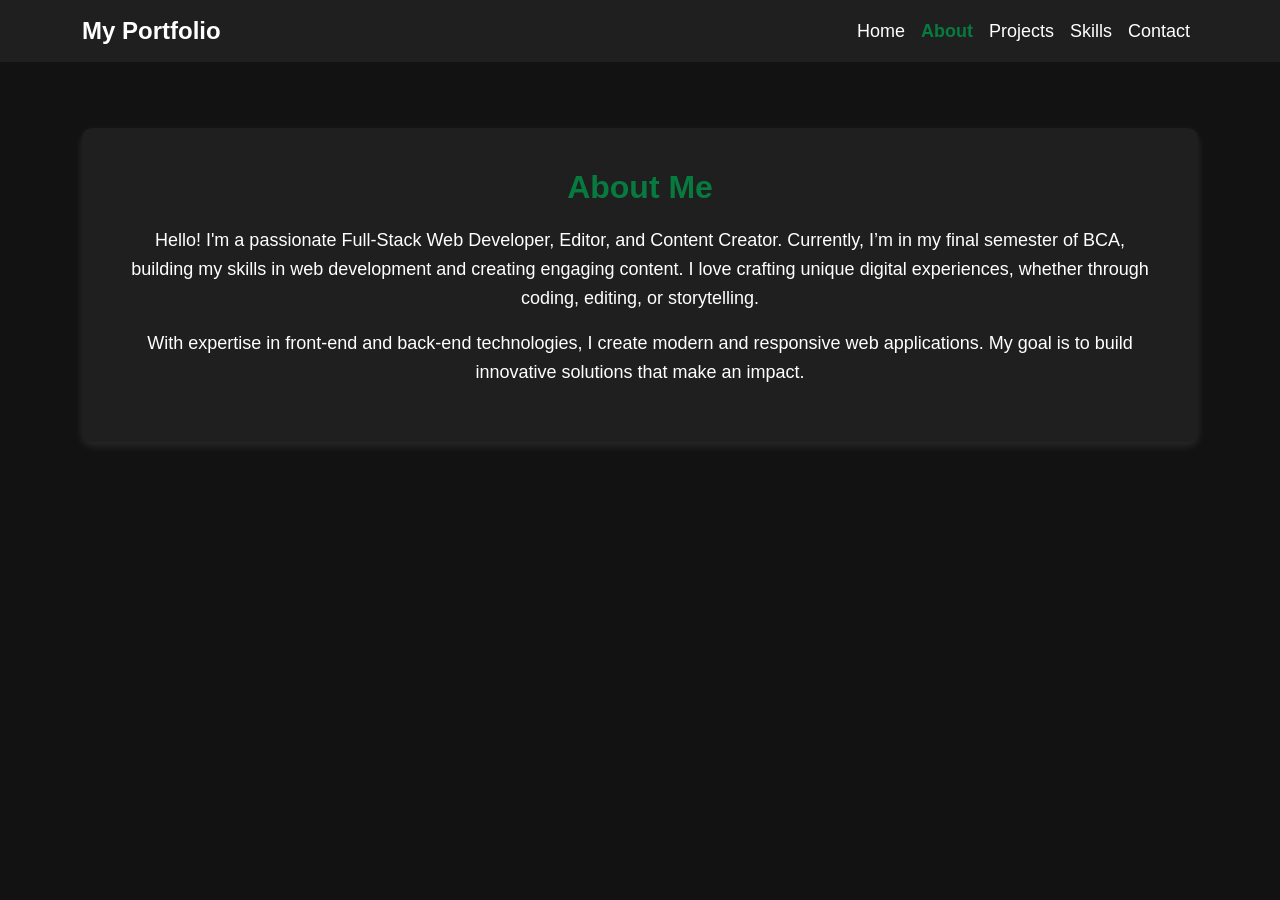
<file: about.html>
<!DOCTYPE html>
<html lang="en">
<head>
    <meta charset="UTF-8">
    <meta name="viewport" content="width=device-width, initial-scale=1.0">
    <title>About Me - Portfolio</title>

    <!-- Bootstrap CSS -->
    <link href="https://cdn.jsdelivr.net/npm/bootstrap@5.3.0/dist/css/bootstrap.min.css" rel="stylesheet">

    <!-- Custom Styles -->
    <style>
        /* Global Styles */
        * {
            font-family: Arial, sans-serif;
        }

        body {
            background-color: #121212;
            color: #ffffff;
            padding-top: 80px;
        }

        /* Navbar */
        .navbar {
            background-color: #1f1f1f;
        }

        .navbar-brand {
            font-size: 24px;
            font-weight: bold;
        }

        .nav-link {
            color: white !important;
            font-size: 18px;
        }

        .nav-link.active, .nav-link:hover {
            color: #077b3f !important;
            font-weight: bold;
        }

        /* About Section */
        .about-section {
            background-color: #1f1f1f;
            padding: 40px;
            border-radius: 10px;
            box-shadow: 0 4px 8px rgba(255, 255, 255, 0.1);
            animation: fadeInUp 1s ease-in-out;
        }

        .about-section h2 {
            font-size: 32px;
            margin-bottom: 20px;
            color: #077b3f;
            font-weight: bold;
        }

        .about-section p {
            font-size: 18px;
            line-height: 1.6;
        }

        /* Animations */
        @keyframes fadeInUp {
            from {
                opacity: 0;
                transform: translateY(30px);
            }
            to {
                opacity: 1;
                transform: translateY(0);
            }
        }
    </style>
</head>
<body>

    <!-- Navbar -->
    <nav class="navbar navbar-expand-lg fixed-top">
        <div class="container">
            <a class="navbar-brand text-white" href="#">My Portfolio</a>
            <button class="navbar-toggler" type="button" data-bs-toggle="collapse" data-bs-target="#navbarNav">
                <span class="navbar-toggler-icon"></span>
            </button>
            <div class="collapse navbar-collapse justify-content-end" id="navbarNav">
                <ul class="navbar-nav">
                    <li class="nav-item"><a class="nav-link" href="index.html">Home</a></li>
                    <li class="nav-item"><a class="nav-link active" href="about.html">About</a></li>
                    <li class="nav-item"><a class="nav-link" href="projects.html">Projects</a></li>
                    <li class="nav-item"><a class="nav-link" href="skills.html">Skills</a></li>
                    <li class="nav-item"><a class="nav-link" href="contact.html">Contact</a></li>
                </ul>
            </div>
        </div>
    </nav>

    <!-- About Section -->
    <div class="container mt-5">
        <div class="about-section mx-auto text-center">
            <h2>About Me</h2>
            <p>Hello! I'm a passionate Full-Stack Web Developer, Editor, and Content Creator. Currently, I’m in my final semester of BCA, building my skills in web development and creating engaging content. I love crafting unique digital experiences, whether through coding, editing, or storytelling.</p>
            <p>With expertise in front-end and back-end technologies, I create modern and responsive web applications. My goal is to build innovative solutions that make an impact.</p>
        </div>
    </div>

    <!-- Bootstrap JS -->
    <script src="https://cdn.jsdelivr.net/npm/bootstrap@5.3.0/dist/js/bootstrap.bundle.min.js"></script>

    <!-- JavaScript for Navigation Highlight -->
    <script>
        document.addEventListener("DOMContentLoaded", function() {
            const currentPage = window.location.pathname.split("/").pop();
            const navLinks = document.querySelectorAll(".nav-link");

            navLinks.forEach(link => {
                if (link.getAttribute("href") === currentPage) {
                    link.classList.add("active");
                }
            });
        });
    </script>

</body>
</html>
</file>
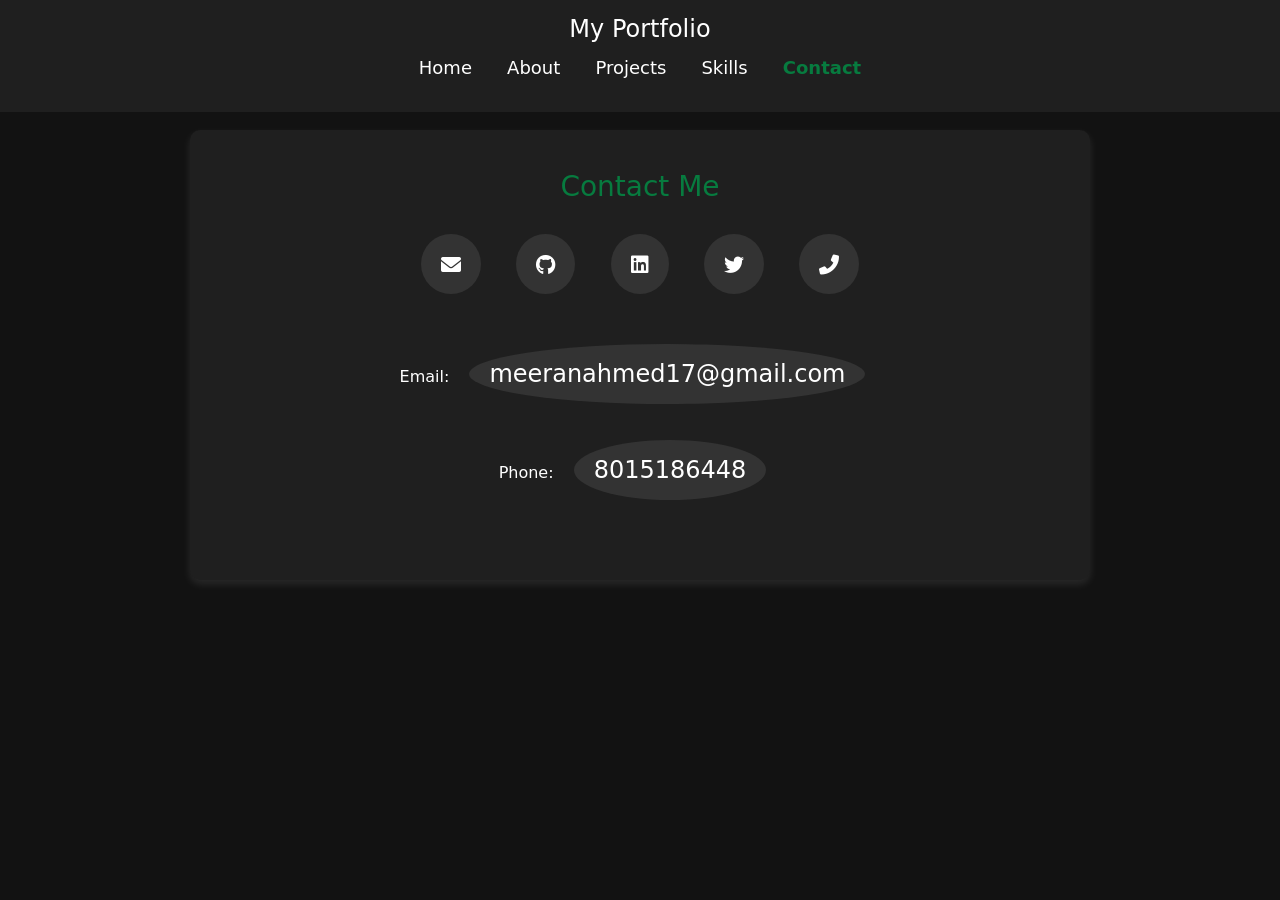
<file: contact.html>
<!DOCTYPE html>
<html lang="en">
<head>
    <meta charset="UTF-8">
    <meta name="viewport" content="width=device-width, initial-scale=1.0">
    <title>Contact - Portfolio</title>

    <!-- Bootstrap CSS -->
    <link href="https://cdn.jsdelivr.net/npm/bootstrap@5.3.0/dist/css/bootstrap.min.css" rel="stylesheet">

    <!-- Font Awesome for Icons -->
    <link rel="stylesheet" href="https://cdnjs.cloudflare.com/ajax/libs/font-awesome/6.0.0-beta3/css/all.min.css">

    <!-- Animate.css for smooth animations -->
    <link rel="stylesheet" href="https://cdnjs.cloudflare.com/ajax/libs/animate.css/4.1.1/animate.min.css"/>
    <style>
        /* Custom Styles */
        body {
            background-color: #121212;
            color: #ffffff;
            text-align: center;
            padding-top: 80px;
        }

        header {
            background-color: #1f1f1f;
            padding: 15px;
            position: fixed;
            width: 100%;
            top: 0;
            left: 0;
            z-index: 1000;
        }

        header h1 {
            font-size: 24px;
            margin-bottom: 10px;
        }

        nav ul {
            list-style: none;
            padding: 0;
        }

        nav ul li {
            display: inline;
            margin: 0 15px;
        }

        nav ul li a {
            color: white;
            text-decoration: none;
            font-size: 18px;
        }

        nav ul li a.active {
            font-weight: bold;
            color: #077b3f;
        }

        .contact-section {
            margin-top: 50px;
            padding: 40px;
            max-width: 900px;
            margin-left: auto;
            margin-right: auto;
            background-color: #1f1f1f;
            border-radius: 10px;
            box-shadow: 0 4px 8px rgba(255, 255, 255, 0.1);
        }

        .contact-section h2 {
            font-size: 28px;
            margin-bottom: 20px;
            color: #077b3f;
        }

        .contact-info {
            margin-bottom: 30px;
        }

        .contact-info a {
            display: inline-block;
            margin: 10px 15px;
            padding: 12px 20px;
            background-color: #333;
            color: #ffffff;
            text-decoration: none;
            border-radius: 50%;
            font-size: 24px;
            transition: background-color 0.3s ease;
        }

        .contact-info a:hover {
            background-color: #077b3f;
            color: #121212;
        }

        .contact-info a i {
            font-size: 20px;
        }
    </style>
</head>
<body>

    <header class="animate__animated animate__fadeInDown">
        <h1>My Portfolio</h1>
        <nav>
            <ul>
                <li><a href="index.html">Home</a></li>
                <li><a href="about.html">About</a></li>
                <li><a href="projects.html">Projects</a></li>
                <li><a href="skills.html">Skills</a></li>
                <li><a href="contact.html" class="active">Contact</a></li>
            </ul>
        </nav>
    </header>

    <section class="contact-section animate__animated animate__fadeInUp">
        <h2>Contact Me</h2>

        <!-- Contact Info -->
        <div class="contact-info">
            <a href="mailto:meeranahmed17@gmail.com" title="Send Email"><i class="fas fa-envelope"></i></a>
            <a href="https://github.com/meeran-ahmed" target="_blank" title="GitHub"><i class="fab fa-github"></i></a>
            <a href="https://www.linkedin.com/in/meeran-ahmed-r-6748bb286?utm_source=share&utm_campaign=share_via&utm_content=profile&utm_medium=android_app" target="_blank" title="LinkedIn"><i class="fab fa-linkedin"></i></a>
            <a href="http://x.com/meeranahmed17" target="_blank" title="Twitter"><i class="fab fa-twitter"></i></a>
            <a href="tel:8015186448" title="Call Now"><i class="fas fa-phone-alt"></i></a>
        </div>

        <div class="contact-info">
            <p>Email: <a href="mailto:meeranahmed17@gmail.com" class="text-decoration-none">meeranahmed17@gmail.com</a></p>
            <p>Phone: <a href="tel:+91 8015186448" class="text-decoration-none">8015186448</a></p>
        </div>

    </section>

    <!-- Bootstrap JS -->
    <script src="https://cdn.jsdelivr.net/npm/bootstrap@5.3.0/dist/js/bootstrap.bundle.min.js"></script>

</body>
</html>
</file>
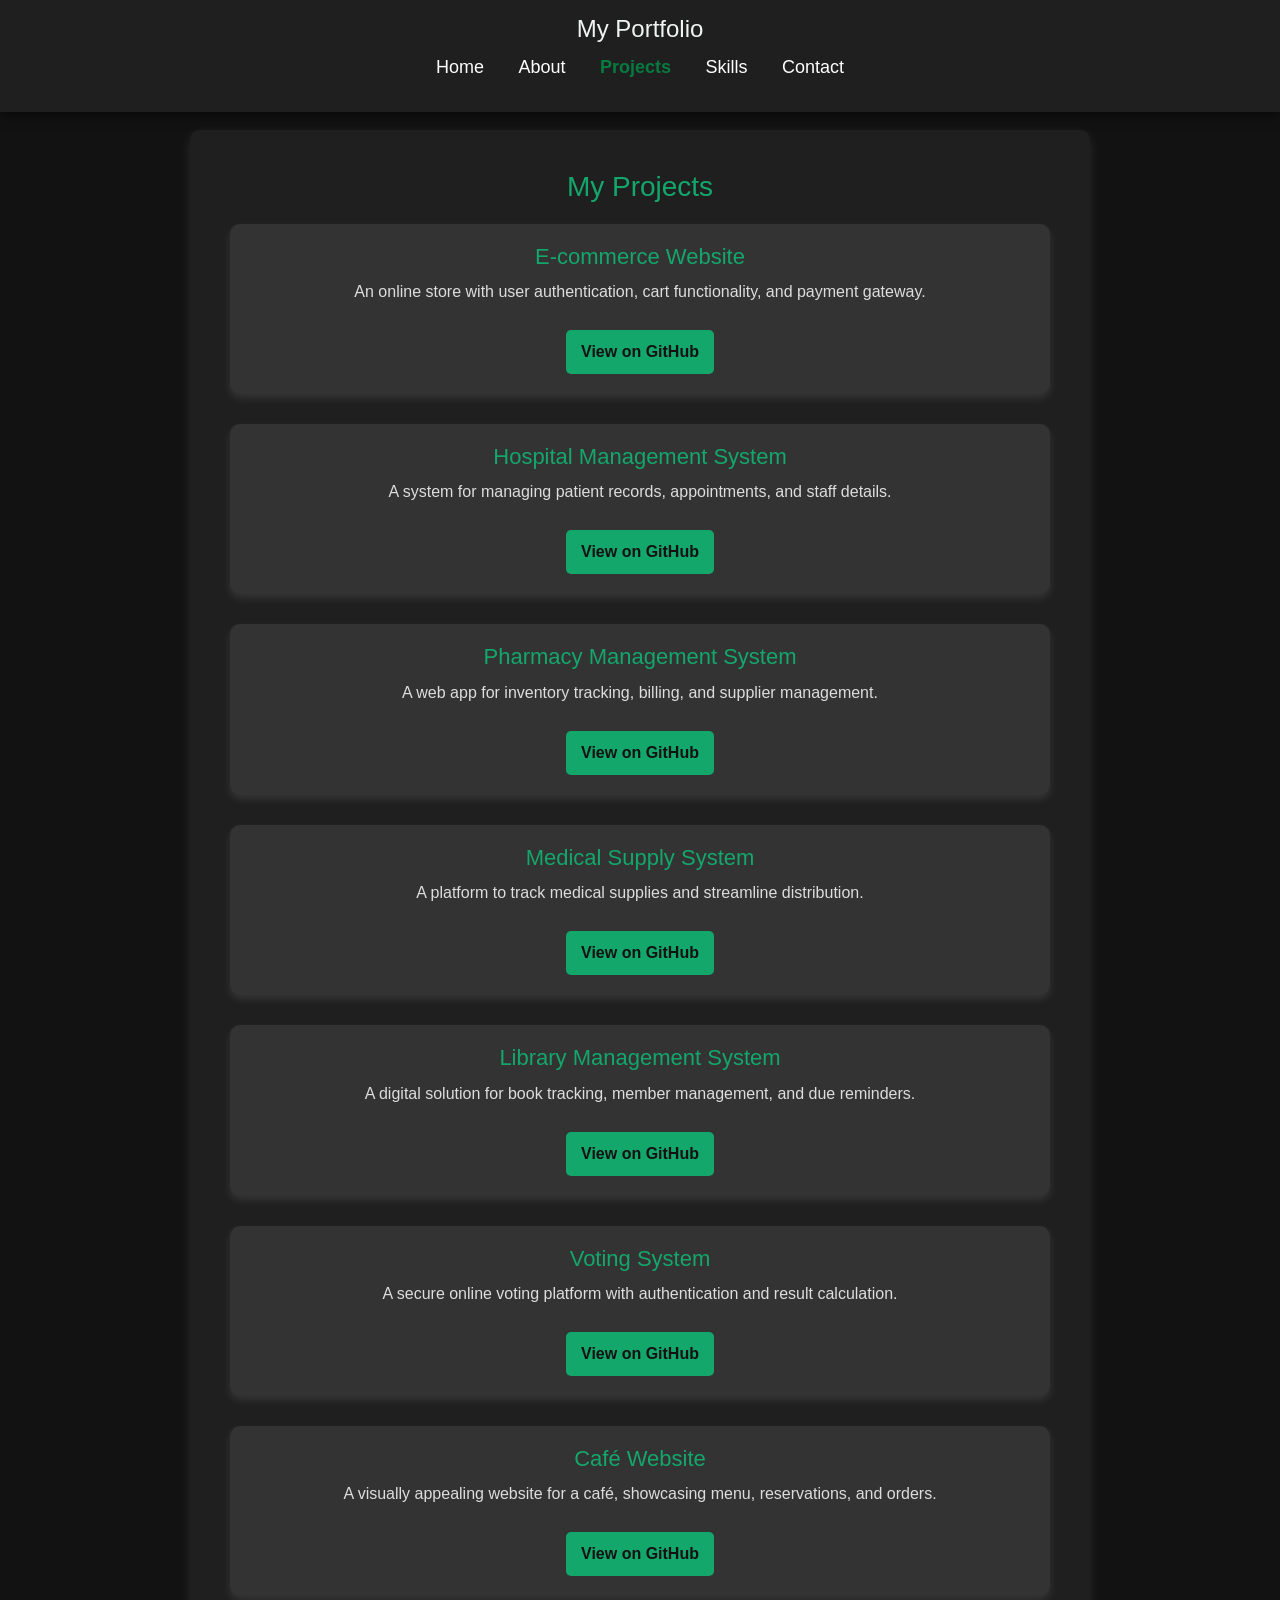
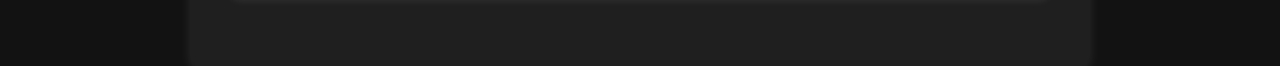
<file: projects.html>
<!DOCTYPE html>
<html lang="en">
<head>
    <meta charset="UTF-8">
    <meta name="viewport" content="width=device-width, initial-scale=1.0">
    <title>My Projects - Portfolio</title>

    <!-- Bootstrap CSS -->
    <link href="https://cdn.jsdelivr.net/npm/bootstrap@5.3.0/dist/css/bootstrap.min.css" rel="stylesheet">

    <!-- Animate.css for smooth animations -->
    <link rel="stylesheet" href="https://cdnjs.cloudflare.com/ajax/libs/animate.css/4.1.1/animate.min.css"/>

    <style>
        /* Custom Styles */
        body {
            background-color: #121212;
            color: #ffffff;
            text-align: center;
            padding-top: 80px;
            font-family: Arial, sans-serif;
        }

        header {
            background-color: #1f1f1f;
            padding: 15px;
            position: fixed;
            width: 100%;
            top: 0;
            left: 0;
            z-index: 1000;
            box-shadow: 0px 4px 10px rgba(0, 0, 0, 0.5);
        }

        header h1 {
            font-size: 24px;
            margin-bottom: 10px;
            color: rgb(240, 244, 242);
        }

        nav ul {
            list-style: none;
            padding: 0;
        }

        nav ul li {
            display: inline;
            margin: 0 15px;
        }

        nav ul li a {
            color: rgb(254, 254, 254);
            text-decoration: none;
            font-size: 18px;
            transition: color 0.3s ease-in-out;
        }

        nav ul li a:hover, nav ul li a.active {
            font-weight: bold;
            color: #077b3f;
        }

        .projects-section {
            margin-top: 50px;
            padding: 40px;
            max-width: 900px;
            margin-left: auto;
            margin-right: auto;
            background-color: #1f1f1f;
            border-radius: 10px;
            box-shadow: 0 4px 12px rgba(255, 255, 255, 0.1);
            animation: fadeInUp 1s ease-in-out;
        }

        .projects-section h2 {
            font-size: 28px;
            margin-bottom: 20px;
            color: #14a76c;
            animation: fadeInDown 1s ease-in-out;
        }

        .project {
            margin-bottom: 30px;
            padding: 20px;
            background-color: #333;
            border-radius: 10px;
            box-shadow: 0 4px 8px rgba(255, 255, 255, 0.1);
            transition: transform 0.3s ease-in-out;
        }

        .project h3 {
            font-size: 22px;
            margin-bottom: 10px;
            color: #14a76c;
        }

        .project p {
            font-size: 16px;
            color: #ddd;
        }

        .project:hover {
            transform: scale(1.05);
            box-shadow: 0 0 10px #14a76c;
        }

        .github-btn {
            display: inline-block;
            margin-top: 10px;
            padding: 10px 15px;
            background-color: #14a76c;
            color: #121212;
            text-decoration: none;
            font-weight: bold;
            border-radius: 5px;
            transition: background-color 0.3s ease-in-out;
        }

        .github-btn:hover {
            background-color: #0e805c;
            color: white;
        }

        @keyframes fadeInUp {
            from {
                opacity: 0;
                transform: translateY(30px);
            }
            to {
                opacity: 1;
                transform: translateY(0);
            }
        }

        @keyframes fadeInDown {
            from {
                opacity: 0;
                transform: translateY(-30px);
            }
            to {
                opacity: 1;
                transform: translateY(0);
            }
        }
    </style>
</head>
<body>

    <header class="animate__animated animate__fadeInDown">
        <h1>My Portfolio</h1>
        <nav>
            <ul>
                <li><a href="index.html">Home</a></li>
                <li><a href="about.html">About</a></li>
                <li><a href="projects.html" class="active">Projects</a></li>
                <li><a href="skills.html">Skills</a></li>
                <li><a href="contact.html">Contact</a></li>
            </ul>
        </nav>
    </header>

    <section class="projects-section animate__animated animate__fadeInUp">
        <h2>My Projects</h2>

        <!-- Project 1 -->
        <div class="project">
            <h3>E-commerce Website</h3>
            <p>An online store with user authentication, cart functionality, and payment gateway.</p>
            <a href="https://github.com/meeran-ahmed/Topzee" class="github-btn" target="_blank">View on GitHub</a>
        </div>

        <!-- Project 2 -->
        <div class="project">
            <h3>Hospital Management System</h3>
            <p>A system for managing patient records, appointments, and staff details.</p>
            <a href="https://github.com/meeran-ahmed" class="github-btn" target="_blank">View on GitHub</a>
        </div>

        <!-- Project 3 -->
        <div class="project">
            <h3>Pharmacy Management System</h3>
            <p>A web app for inventory tracking, billing, and supplier management.</p>
            <a href="https://github.com/meeran-ahmed" class="github-btn" target="_blank">View on GitHub</a>
        </div>

        <!-- Project 4 -->
        <div class="project">
            <h3>Medical Supply System</h3>
            <p>A platform to track medical supplies and streamline distribution.</p>
            <a href="https://github.com/meeran-ahmed" class="github-btn" target="_blank">View on GitHub</a>
        </div>

        <!-- Project 5 -->
        <div class="project">
            <h3>Library Management System</h3>
            <p>A digital solution for book tracking, member management, and due reminders.</p>
            <a href="https://github.com/meeran-ahmed" class="github-btn" target="_blank">View on GitHub</a>
        </div>

        <!-- Project 6 -->
        <div class="project">
            <h3>Voting System</h3>
            <p>A secure online voting platform with authentication and result calculation.</p>
            <a href="https://github.com/meeran-ahmed" class="github-btn" target="_blank">View on GitHub</a>
        </div>

        <!-- Project 7 -->
        <div class="project">
            <h3>Café Website</h3>
            <p>A visually appealing website for a café, showcasing menu, reservations, and orders.</p>
            <a href="https://github.com/meeran-ahmed" class="github-btn" target="_blank">View on GitHub</a>
        </div>

    </section>

    <!-- Bootstrap JS -->
    <script src="https://cdn.jsdelivr.net/npm/bootstrap@5.3.0/dist/js/bootstrap.bundle.min.js"></script>

    <script>
        // JavaScript for Navigation Highlight
        document.addEventListener("DOMContentLoaded", function() {
            const currentPage = window.location.pathname.split("/").pop();
            const navLinks = document.querySelectorAll("nav ul li a");

            navLinks.forEach(link => {
                if (link.getAttribute("href") === currentPage) {
                    link.classList.add("active");
                }
            });
        });
    </script>

</body>
</html>
</file>
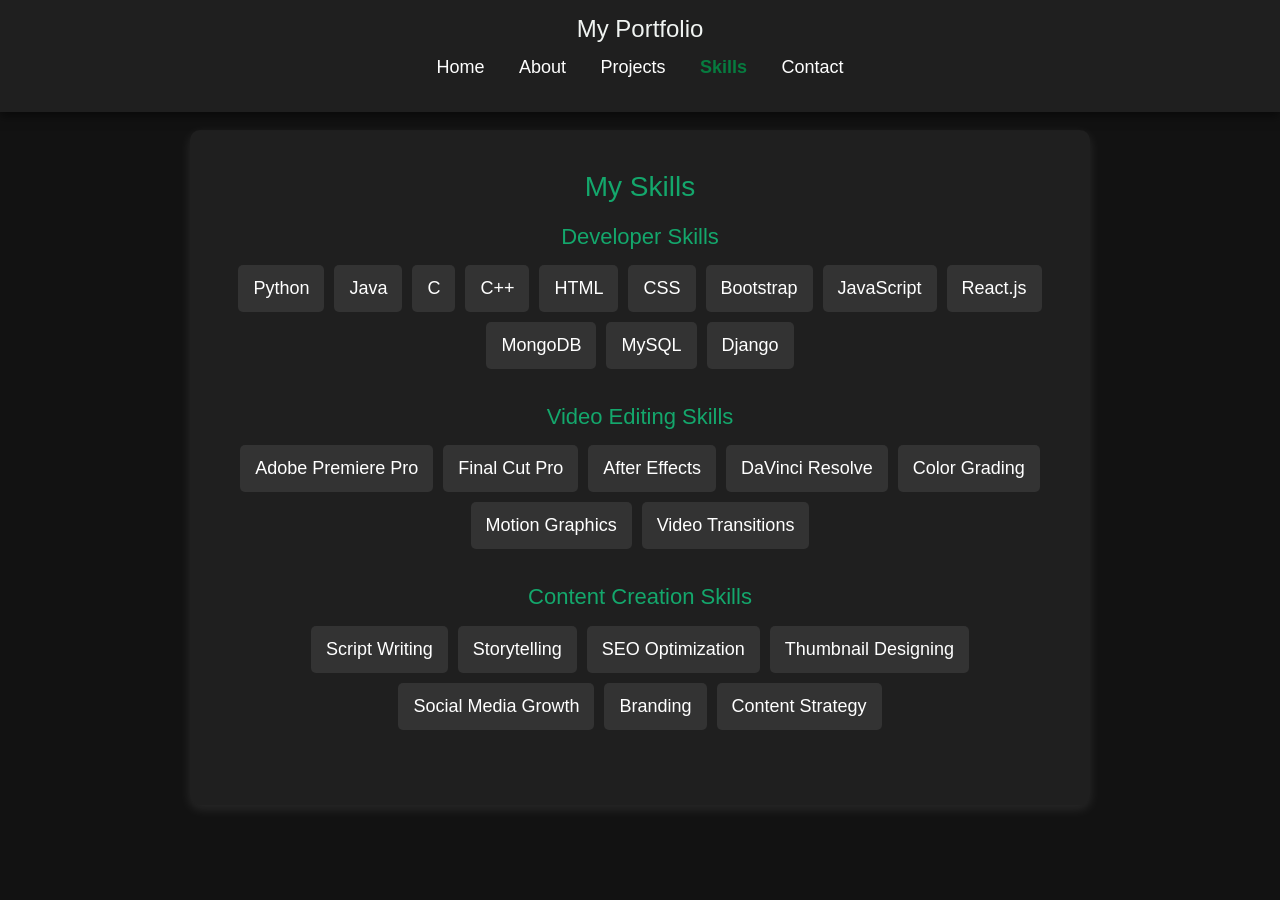
<file: skills.html>
<!DOCTYPE html>
<html lang="en">
<head>
    <meta charset="UTF-8">
    <meta name="viewport" content="width=device-width, initial-scale=1.0">
    <title>My Skills - Portfolio</title>

    <!-- Bootstrap CSS -->
    <link href="https://cdn.jsdelivr.net/npm/bootstrap@5.3.0/dist/css/bootstrap.min.css" rel="stylesheet">

    <!-- Animate.css for smooth animations -->
    <link rel="stylesheet" href="https://cdnjs.cloudflare.com/ajax/libs/animate.css/4.1.1/animate.min.css"/>

    <style>
        /* Custom Styles */
        body {
            background-color: #121212;
            color: #ffffff;
            text-align: center;
            padding-top: 80px;
            font-family: Arial, sans-serif;
        }

        header {
            background-color: #1f1f1f;
            padding: 15px;
            position: fixed;
            width: 100%;
            top: 0;
            left: 0;
            z-index: 1000;
            box-shadow: 0px 4px 10px rgba(0, 0, 0, 0.5);
        }

        header h1 {
            font-size: 24px;
            margin-bottom: 10px;
            color:rgb(240, 244, 242);
        }

        nav ul {
            list-style: none;
            padding: 0;
        }

        nav ul li {
            display: inline;
            margin: 0 15px;
        }

        nav ul li a {
            color:rgb(254, 254, 254);
            text-decoration: none;
            font-size: 18px;
            transition: color 0.3s ease-in-out;
        }

        nav ul li a:hover, nav ul li a.active {
            font-weight: bold;
            color: #077b3f;
        }

        .skills-section {
            margin-top: 50px;
            padding: 40px;
            max-width: 900px;
            margin-left: auto;
            margin-right: auto;
            background-color: #1f1f1f;
            border-radius: 10px;
            box-shadow: 0 4px 12px rgba(255, 255, 255, 0.1);
            animation: fadeInUp 1s ease-in-out;
        }

        .skills-section h2 {
            font-size: 28px;
            margin-bottom: 20px;
            color: #14a76c;
            animation: fadeInDown 1s ease-in-out;
        }

        .skills-category {
            margin-bottom: 30px;
            animation: fadeInUp 1s ease-in-out;
        }

        .skills-category h3 {
            font-size: 22px;
            margin-bottom: 10px;
            color: #14a76c;
        }

        .skills-list {
            display: flex;
            flex-wrap: wrap;
            justify-content: center;
        }

        .skills-list span {
            background-color: #333;
            padding: 10px 15px;
            margin: 5px;
            border-radius: 5px;
            display: inline-block;
            font-size: 18px;
            transition: all 0.3s ease-in-out;
            cursor: pointer;
        }

        .skills-list span:hover {
            transform: scale(1.1);
            background-color: #14a76c;
            color: #121212;
            box-shadow: 0 0 10px #14a76c;
        }

        @keyframes fadeInUp {
            from {
                opacity: 0;
                transform: translateY(30px);
            }
            to {
                opacity: 1;
                transform: translateY(0);
            }
        }

        @keyframes fadeInDown {
            from {
                opacity: 0;
                transform: translateY(-30px);
            }
            to {
                opacity: 1;
                transform: translateY(0);
            }
        }
    </style>
</head>
<body>

    <header class="animate__animated animate__fadeInDown">
        <h1>My Portfolio</h1>
        <nav>
            <ul>
                <li><a href="index.html">Home</a></li>
                <li><a href="about.html">About</a></li>
                <li><a href="projects.html">Projects</a></li>
                <li><a href="skills.html" class="active">Skills</a></li>
                <li><a href="contact.html">Contact</a></li>
            </ul>
        </nav>
    </header>

    <section class="skills-section animate__animated animate__fadeInUp">
        <h2>My Skills</h2>

        <!-- Developer Skills -->
        <div class="skills-category">
            <h3>Developer Skills</h3>
            <div class="skills-list">
                <span>Python</span>
                <span>Java</span>
                <span>C</span>
                <span>C++</span>
                <span>HTML</span>
                <span>CSS</span>
                <span>Bootstrap</span>
                <span>JavaScript</span>
                <span>React.js</span>
                <span>MongoDB</span>
                <span>MySQL</span>
                <span>Django</span>
            </div>
        </div>

        <!-- Video Editing Skills -->
        <div class="skills-category">
            <h3>Video Editing Skills</h3>
            <div class="skills-list">
                <span>Adobe Premiere Pro</span>
                <span>Final Cut Pro</span>
                <span>After Effects</span>
                <span>DaVinci Resolve</span>
                <span>Color Grading</span>
                <span>Motion Graphics</span>
                <span>Video Transitions</span>
            </div>
        </div>

        <!-- Content Creation Skills -->
        <div class="skills-category">
            <h3>Content Creation Skills</h3>
            <div class="skills-list">
                <span>Script Writing</span>
                <span>Storytelling</span>
                <span>SEO Optimization</span>
                <span>Thumbnail Designing</span>
                <span>Social Media Growth</span>
                <span>Branding</span>
                <span>Content Strategy</span>
            </div>
        </div>
    </section>

    <!-- Bootstrap JS -->
    <script src="https://cdn.jsdelivr.net/npm/bootstrap@5.3.0/dist/js/bootstrap.bundle.min.js"></script>

    <script>
        // JavaScript for Navigation Highlight
        document.addEventListener("DOMContentLoaded", function() {
            const currentPage = window.location.pathname.split("/").pop();
            const navLinks = document.querySelectorAll("nav ul li a");

            navLinks.forEach(link => {
                if (link.getAttribute("href") === currentPage) {
                    link.classList.add("active");
                }
            });
        });
    </script>

</body>
</html>
</file>
